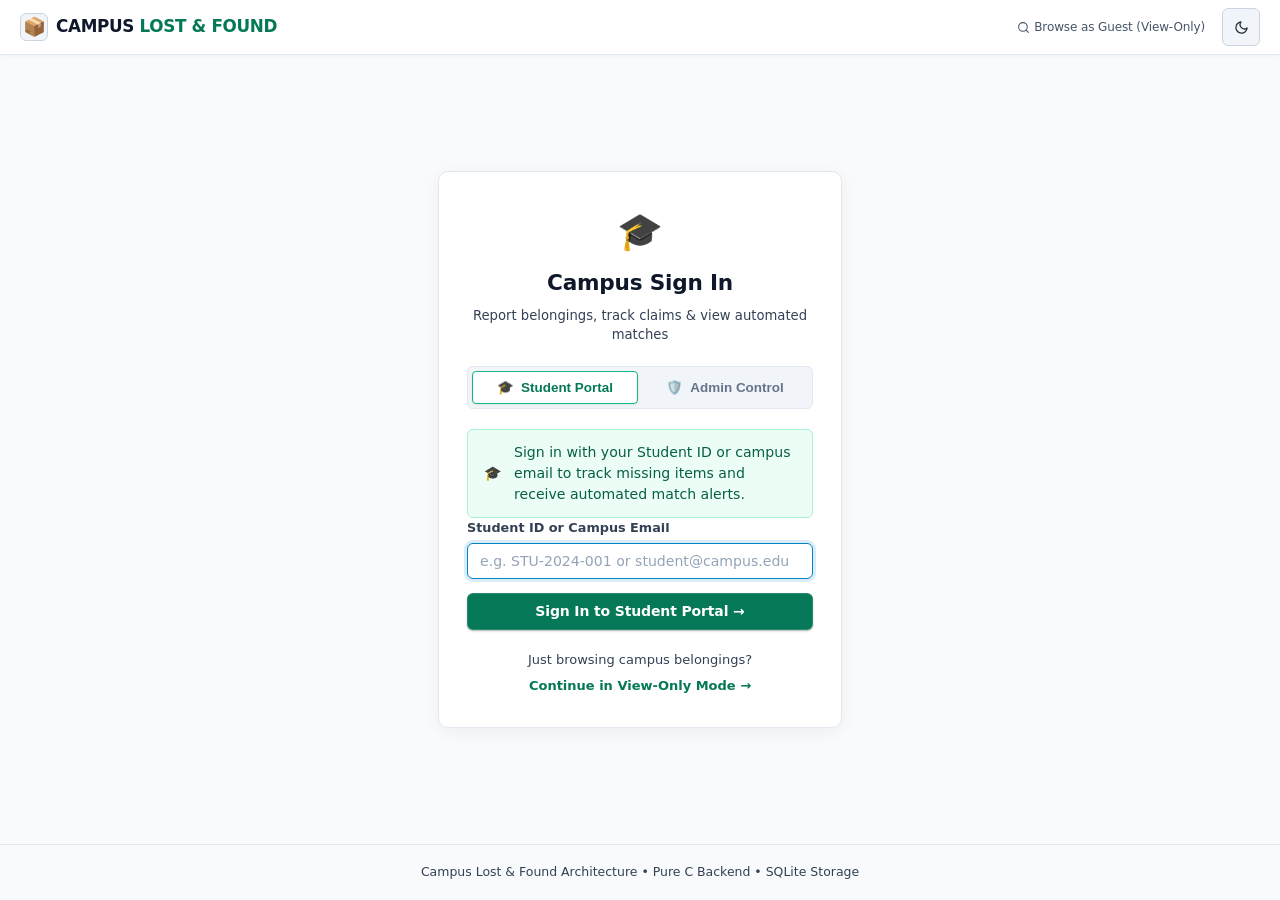
<file: public/login.html>
<!DOCTYPE html>
<html lang="en" data-theme="dark">
<head>
    <meta charset="UTF-8">
    <meta name="viewport" content="width=device-width, initial-scale=1.0">
    <title>Sign In — Campus Lost &amp; Found</title>
    <meta name="description" content="Secure campus lost and found authentication gateway for students and administrators.">
    <link rel="icon" href="data:image/svg+xml,<svg xmlns='http://www.w3.org/2000/svg' viewBox='0 0 100 100'><text y='.9em' font-size='90'>🎓</text></svg>">
    <link rel="stylesheet" href="css/style.css">
</head>
<body class="login-page-body">

    <!-- Top Navigation Header (Matched with Main Application) -->
    <header class="navbar login-navbar">
        <div class="nav-container">
            <a href="index.html" class="brand" title="Campus Lost &amp; Found Portal">
                <div class="brand-cube-icon">
                    <span style="font-size: 1.15rem;">📦</span>
                </div>
                <div class="brand-text">
                    <span class="brand-title">CAMPUS <span class="accent-text">LOST &amp; FOUND</span></span>
                </div>
            </a>

            <div class="nav-actions">
                <a href="index.html" class="btn btn-sm btn-ghost" title="Explore public registry in view-only mode">
                    <svg class="btn-svg" width="13" height="13" viewBox="0 0 24 24" fill="none" stroke="currentColor" stroke-width="2" stroke-linecap="round" stroke-linejoin="round"><circle cx="11" cy="11" r="8"></circle><line x1="21" y1="21" x2="16.65" y2="16.65"></line></svg>
                    <span>Browse as Guest (View-Only)</span>
                </a>
                <div class="theme-picker-wrapper">
                    <button id="btnThemeToggle" class="btn-theme-toggle" title="Select Color Scheme" aria-label="Select color scheme" aria-haspopup="true" aria-expanded="false">
                        <svg class="theme-icon theme-icon-light" width="15" height="15" viewBox="0 0 24 24" fill="none" stroke="currentColor" stroke-width="2" stroke-linecap="round" stroke-linejoin="round"><circle cx="12" cy="12" r="5"></circle><line x1="12" y1="1" x2="12" y2="3"></line><line x1="12" y1="21" x2="12" y2="23"></line><line x1="4.22" y1="4.22" x2="5.64" y2="5.64"></line><line x1="18.36" y1="18.36" x2="19.78" y2="19.78"></line><line x1="1" y1="12" x2="3" y2="12"></line><line x1="21" y1="12" x2="23" y2="12"></line><line x1="4.22" y1="19.78" x2="5.64" y2="18.36"></line><line x1="18.36" y1="5.64" x2="19.78" y2="4.22"></line></svg>
                        <svg class="theme-icon theme-icon-dark" width="15" height="15" viewBox="0 0 24 24" fill="none" stroke="currentColor" stroke-width="2" stroke-linecap="round" stroke-linejoin="round"><path d="M21 12.79A9 9 0 1 1 11.21 3 7 7 0 0 0 21 12.79z"></path></svg>
                    </button>
                    <div id="themeDropdown" class="theme-dropdown" style="display: none;">
                        <div class="theme-dropdown-header">Appearance</div>
                        <button type="button" class="theme-dropdown-option" data-theme="light">
                            <span class="theme-option-icon">☀️</span>
                            <div class="theme-option-info">
                                <span class="theme-option-title">Light</span>
                                <span class="theme-option-desc">Crisp daylight theme</span>
                            </div>
                            <span class="theme-option-check">✓</span>
                        </button>
                        <button type="button" class="theme-dropdown-option" data-theme="dark">
                            <span class="theme-option-icon">🌙</span>
                            <div class="theme-option-info">
                                <span class="theme-option-title">Dark</span>
                                <span class="theme-option-desc">AMOLED deep night</span>
                            </div>
                            <span class="theme-option-check">✓</span>
                        </button>
                    </div>
                </div>
            </div>
        </div>
    </header>

    <!-- Main Card Container -->
    <main class="login-main-container">
        <div class="login-card glass-panel">
            
            <!-- Card Header -->
            <div class="login-card-header">
                <span class="login-card-icon" id="loginCardIcon">🎓</span>
                <h1 class="login-card-title">Campus Sign In</h1>
                <p class="login-card-subtitle" id="loginCardSubtitle">Access lost reports, claim belongings, or manage administrative controls</p>
            </div>

            <!-- Active Session Notice (Shown only if already logged in) -->
            <div id="activeSessionBanner" class="active-session-banner" style="display: none;">
                <div id="activeSessionDetails" style="font-size: 0.88rem; color: var(--text-main);"></div>
                <div style="display: flex; gap: 8px;">
                    <button id="btnContinueDashboard" class="btn btn-sm btn-found" style="flex: 1;">
                        Continue to Dashboard →
                    </button>
                    <button id="btnSignOutCurrent" class="btn btn-sm btn-ghost" style="color: var(--crimson-alert);">
                        Sign Out
                    </button>
                </div>
            </div>

            <!-- Role Tabs (Student vs. Administrator) -->
            <div class="login-role-tabs">
                <button type="button" id="tabStudent" class="login-role-tab active">
                    <span>🎓</span>
                    <span>Student Portal</span>
                </button>
                <button type="button" id="tabAdmin" class="login-role-tab">
                    <span>🛡️</span>
                    <span>Admin Control</span>
                </button>
            </div>

            <!-- Panel 1: Student Login -->
            <div id="panelStudent">
                <div class="auth-notice-banner auth-notice-student">
                    <span class="notice-icon">🎓</span>
                    <span>Sign in with your Student ID or campus email to track missing items and receive automated match alerts.</span>
                </div>

                <form id="formStudent" novalidate>
                    <div class="login-form-group">
                        <label for="studentIdentifier">Student ID or Campus Email</label>
                        <input type="text" id="studentIdentifier" placeholder="e.g. STU-2024-001 or student@campus.edu" required autocomplete="username">
                    </div>

                    <button type="submit" class="btn btn-found login-submit-btn">
                        <span>Sign In to Student Portal →</span>
                    </button>
                </form>

                <div class="login-footer-links">
                    <span>Just browsing campus belongings?</span>
                    <a href="index.html">Continue in View-Only Mode →</a>
                </div>
            </div>

            <!-- Panel 2: Administrator Access -->
            <div id="panelAdmin" style="display: none;">
                <div class="auth-notice-banner auth-notice-admin">
                    <span class="notice-icon">🔒</span>
                    <span>Restricted Portal: Admin privileges required to manage master inventory, places, and user access.</span>
                </div>

                <form id="formAdmin" novalidate>
                    <div class="login-form-group">
                        <label for="adminUsername">Administrator Username or ID</label>
                        <input type="text" id="adminUsername" placeholder="e.g. admin" required autocomplete="username">
                    </div>

                    <div class="login-form-group">
                        <label for="adminPassword">Administrator Password</label>
                        <input type="password" id="adminPassword" placeholder="Enter password (e.g. admin123)" required autocomplete="current-password">
                    </div>

                    <button type="submit" class="btn btn-lost login-submit-btn">
                        <svg class="btn-svg" width="13" height="13" viewBox="0 0 24 24" fill="none" stroke="currentColor" stroke-width="2" stroke-linecap="round" stroke-linejoin="round"><path d="M12 22s8-4 8-10V5l-8-3-8 3v7c0 6 8 10 8 10z"/></svg>
                        <span>Authenticate Administrator →</span>
                    </button>
                </form>

                <div class="login-footer-links">
                    <span>Are you a student looking for belongings?</span>
                    <a href="#" onclick="document.getElementById('tabStudent').click(); return false;">← Switch to Student Sign In</a>
                </div>
            </div>

        </div>
    </main>

    <!-- Footer -->
    <footer class="login-footer">
        Campus Lost &amp; Found Architecture &bull; Pure C Backend &bull; SQLite Storage
    </footer>

    <!-- Interactive Toast Notification Container -->
    <aside aria-label="Notifications">
        <div id="toastContainer" class="toast-container" role="status" aria-live="polite"></div>
    </aside>

    <!-- Scripts -->
    <script src="js/api.js"></script>
    <script src="js/animations.js"></script>
    <script src="js/login.js"></script>
</body>
</html>
</file>
<file: public/css/style.css>
/* ==========================================================================
   CAMPUS LOST & FOUND — SYSTEM STYLESHEET
   Creative Theme: Cyber Obsidian • Bioluminescent Emerald • Solar Amber
   Supports Dynamic Dark & Light Theme Modes
   ========================================================================== */

:root {
    /* Palette Tokens - Pure AMOLED Pitch Black Mode (Default) */
    --bg-deep: #000000;
    --bg-surface: #0a0a0a;
    --bg-card: #111111;
    --bg-card-hover: #171717;
    --bg-glass: rgba(17, 17, 17, 0.95);
    --border-subtle: #222222;
    --border-highlight: rgba(16, 185, 129, 0.28);
    --card-shadow: 0 4px 16px rgba(0, 0, 0, 0.85);

    /* Clean Accents (High Contrast, Low Visual Noise) */
    --emerald-primary: #10b981;
    --emerald-glow: rgba(16, 185, 129, 0.15);
    --emerald-dark: #059669;

    --amber-primary: #f59e0b;
    --amber-glow: rgba(245, 158, 11, 0.15);
    --amber-dark: #d97706;

    --cyan-primary: #06b6d4;
    --cyan-glow: rgba(6, 182, 212, 0.15);

    --blue-primary: #3b82f6;
    --blue-glow: rgba(59, 130, 246, 0.15);

    --crimson-alert: #ef4444;
    --crimson-glow: rgba(239, 68, 68, 0.2);

    /* Text */
    --text-main: #f9fafb;
    --text-muted: #9ca3af;
    --text-dim: #6b7280;

    /* Typography */
    --font-sans: 'Plus Jakarta Sans', system-ui, -apple-system, sans-serif;
    --font-heading: 'Space Grotesk', system-ui, sans-serif;
    --font-mono: 'JetBrains Mono', monospace;

    /* Geometry & Transitions */
    --radius-xs: 4px;
    --radius-sm: 6px;
    --radius-md: 10px;
    --radius-lg: 14px;
    --radius-full: 9999px;
    --transition-smooth: all 0.18s cubic-bezier(0.16, 1, 0.3, 1);
}

/* Light Theme Variables Override */
[data-theme="light"], body.light-theme {
    --bg-deep: #f8fafc;
    --bg-surface: #ffffff;
    --bg-card: #ffffff;
    --bg-card-hover: #f1f5f9;
    --bg-glass: rgba(255, 255, 255, 0.95);
    --border-subtle: #e2e8f0;
    --border-highlight: rgba(16, 185, 129, 0.35);
    --card-shadow: 0 2px 10px rgba(0, 0, 0, 0.05);

    /* Balanced high-contrast accents for light mode */
    --emerald-primary: #059669;
    --emerald-glow: rgba(5, 150, 105, 0.15);
    --emerald-dark: #047857;

    --amber-primary: #d97706;
    --amber-glow: rgba(217, 119, 6, 0.15);
    --amber-dark: #b45309;

    --cyan-primary: #0284c7;
    --cyan-glow: rgba(2, 132, 199, 0.15);

    --crimson-alert: #e11d48;
    --crimson-glow: rgba(225, 29, 72, 0.15);

    /* Crisp typography with certified WCAG AA contrast */
    --text-main: #0f172a;
    --text-muted: #334155;
    --text-dim: #64748b;
    --border-subtle: #e2e8f0;
}

/* Base Reset */
*, *::before, *::after {
    box-sizing: border-box;
    margin: 0;
    padding: 0;
}

body {
    background-color: var(--bg-deep);
    color: var(--text-main);
    font-family: var(--font-sans);
    line-height: 1.5;
    overflow-x: hidden;
    position: relative;
    min-height: 100vh;
}

/* Ambient Background: Disabled in AMOLED dark mode so true pitch-black pixels stay off */
.ambient-glow {
    display: none;
}

/* Glass Panel Utility */
.glass-panel {
    background: var(--bg-card);
    border: 1px solid var(--border-subtle);
    border-radius: var(--radius-md);
    transition: var(--transition-smooth);
}

.glass-panel:hover {
    border-color: #303030;
}

/* ==========================================================================
   URGENT EMERGENCY ALERT TICKER
   ========================================================================== */
.urgent-ticker {
    background: #080808;
    border-bottom: 1px solid rgba(239, 68, 68, 0.22);
    display: flex;
    align-items: center;
    padding: 6px 16px;
    position: relative;
    z-index: 100;
    font-size: 0.8125rem;
}

.ticker-badge {
    display: flex;
    align-items: center;
    gap: 6px;
    background: rgba(239, 68, 68, 0.12);
    border: 1px solid rgba(239, 68, 68, 0.3);
    color: #fca5a5;
    padding: 2px 8px;
    border-radius: var(--radius-xs);
    font-weight: 700;
    font-size: 0.7rem;
    letter-spacing: 0.04em;
    white-space: nowrap;
}

.pulsing-alert {
    width: 7px;
    height: 7px;
    background-color: var(--crimson-alert);
    border-radius: 50%;
    box-shadow: 0 0 8px var(--crimson-alert);
    animation: alertPulse 1.4s infinite;
}

@keyframes alertPulse {
    0% { transform: scale(0.9); opacity: 1; }
    50% { transform: scale(1.3); opacity: 0.6; }
    100% { transform: scale(0.9); opacity: 1; }
}

.ticker-track {
    flex: 1;
    overflow: hidden;
    margin: 0 16px;
    white-space: nowrap;
}

.ticker-content {
    display: inline-block;
    color: #e5e7eb;
    animation: tickerSlide 25s linear infinite;
    cursor: pointer;
}

.ticker-content:hover {
    animation-play-state: paused;
}

@keyframes tickerSlide {
    0% { transform: translateX(40%); }
    100% { transform: translateX(-100%); }
}

.ticker-close {
    background: none;
    border: none;
    color: #9ca3af;
    font-size: 1.1rem;
    cursor: pointer;
    line-height: 1;
}

.ticker-close:hover {
    color: #ffffff;
}

/* ==========================================================================
   NAVIGATION BAR
   ========================================================================== */
.navbar {
    position: sticky;
    top: 0;
    z-index: 90;
    background: rgba(0, 0, 0, 0.95);
    backdrop-filter: blur(16px);
    -webkit-backdrop-filter: blur(16px);
    border-bottom: 1px solid var(--border-subtle);
    padding: 8px 20px;
}

.nav-container {
    max-width: 1440px;
    margin: 0 auto;
    display: flex;
    align-items: center;
    justify-content: space-between;
    gap: 16px;
}

/* Brand */
.brand {
    display: flex;
    align-items: center;
    gap: 8px;
    cursor: pointer;
    user-select: none;
    text-decoration: none;
}

.brand:focus-visible {
    outline: 2px solid var(--emerald-primary);
    outline-offset: 3px;
    border-radius: var(--radius-xs);
}

.brand-cube-icon {
    width: 28px;
    height: 28px;
    border-radius: var(--radius-sm);
    background: #121212;
    border: 1px solid #262626;
    display: flex;
    align-items: center;
    justify-content: center;
    flex-shrink: 0;
}

.brand-title {
    margin: 0;
    font-family: var(--font-heading);
    font-weight: 800;
    font-size: 1.05rem;
    letter-spacing: -0.02em;
    color: var(--text-main);
    white-space: nowrap;
}

.accent-text {
    color: var(--emerald-primary);
}

/* Minimal Navigation Dropdown Menu (Beside User Tag) */
.nav-menu-wrapper {
    position: relative;
}

.btn-nav-menu {
    display: flex;
    align-items: center;
    gap: 7px;
    background: #111111;
    border: 1px solid #242424;
    color: #f3f4f6;
    padding: 5px 11px;
    border-radius: var(--radius-sm);
    font-family: var(--font-sans);
    font-size: 0.8125rem;
    font-weight: 600;
    cursor: pointer;
    transition: var(--transition-smooth);
    user-select: none;
    box-shadow: 0 1px 2px rgba(0, 0, 0, 0.4);
}

.btn-nav-menu:hover,
.btn-nav-menu.active {
    background: #181818;
    border-color: #383838;
    color: #ffffff;
}

.btn-nav-menu .hamburger-icon {
    stroke: var(--emerald-primary);
    flex-shrink: 0;
}

.btn-nav-menu .caret-icon {
    color: var(--text-muted);
    transition: transform 0.18s ease;
    flex-shrink: 0;
}

.btn-nav-menu.active .caret-icon {
    transform: rotate(180deg);
}

.nav-menu-dropdown {
    position: absolute;
    top: calc(100% + 8px);
    right: 0;
    min-width: 220px;
    background: #0d0d0d;
    border: 1px solid #242424;
    border-radius: var(--radius-md);
    padding: 6px;
    box-shadow: 0 16px 40px rgba(0, 0, 0, 0.95);
    z-index: 1000;
    animation: dropdownSlideIn 0.16s ease-out;
}

@keyframes dropdownSlideIn {
    from { opacity: 0; transform: translateY(-4px); }
    to { opacity: 1; transform: translateY(0); }
}

.nav-dropdown-header {
    font-size: 0.68rem;
    font-weight: 700;
    text-transform: uppercase;
    letter-spacing: 0.06em;
    color: var(--text-dim);
    padding: 6px 10px 4px 10px;
}

.nav-dropdown-item {
    width: 100%;
    display: flex;
    align-items: center;
    gap: 9px;
    padding: 7px 10px;
    border-radius: var(--radius-xs);
    background: transparent;
    border: 1px solid transparent;
    border-left: 3px solid transparent;
    color: var(--text-muted);
    font-family: var(--font-sans);
    font-size: 0.8125rem;
    font-weight: 500;
    cursor: pointer;
    transition: var(--transition-smooth);
    text-align: left;
}

.nav-dropdown-item:hover {
    background: #161616;
    color: #ffffff;
}

.nav-dropdown-item.active {
    background: #1a1a1a;
    border-color: #2b2b2b;
    border-left-color: var(--emerald-primary);
    color: #ffffff;
    font-weight: 600;
}

.nav-dropdown-item .nav-title {
    flex: 1;
}

.tab-badge {
    background: rgba(255, 255, 255, 0.08);
    font-size: 0.68rem;
    padding: 1px 6px;
    border-radius: var(--radius-xs);
    color: var(--text-main);
    font-family: var(--font-mono);
}

.tab-badge.badge-accent {
    background: rgba(6, 182, 212, 0.15);
    color: var(--cyan-primary);
    border: 1px solid rgba(6, 182, 212, 0.3);
}

.tab-badge.badge-amber {
    background: rgba(245, 158, 11, 0.15);
    color: var(--amber-primary);
    border: 1px solid rgba(245, 158, 11, 0.3);
}

.admin-nav-divider {
    height: 1px;
    background: #202020;
    margin: 4px 0;
}

/* Nav Actions */
.nav-actions {
    display: flex;
    align-items: center;
    gap: 8px;
}

/* ==========================================================================
   MINIMAL BUTTON SYSTEM (Refined, Compact, Accessible)
   ========================================================================== */
.btn {
    font-family: var(--font-sans);
    font-size: 0.8125rem;
    font-weight: 500;
    line-height: 1.25;
    letter-spacing: -0.01em;
    padding: 5px 12px;
    border-radius: var(--radius-sm);
    border: 1px solid transparent;
    cursor: pointer;
    display: inline-flex;
    align-items: center;
    justify-content: center;
    gap: 5px;
    transition: all 0.14s ease-in-out;
    text-decoration: none;
    user-select: none;
    white-space: nowrap;
    position: relative;
}

.btn:focus-visible {
    outline: 2px solid var(--blue-primary);
    outline-offset: 1px;
}

.btn:active {
    transform: translateY(1px);
}

.btn:disabled {
    opacity: 0.45;
    cursor: not-allowed;
    transform: none !important;
    box-shadow: none !important;
}

.btn-svg {
    width: 13px;
    height: 13px;
    flex-shrink: 0;
}

/* Primary Action Button (Sleek Royal Blue) */
.btn-primary {
    background: #2563eb;
    color: #ffffff !important;
    border: 1px solid rgba(255, 255, 255, 0.14);
    box-shadow: 0 1px 2px rgba(0, 0, 0, 0.3);
}

.btn-primary:hover {
    background: #1d4ed8;
    border-color: rgba(255, 255, 255, 0.25);
}

/* Report Lost Button (Minimal Dark Amber) */
.btn-lost {
    background: #b45309;
    color: #ffffff !important;
    border: 1px solid rgba(255, 255, 255, 0.15);
    box-shadow: 0 1px 2px rgba(0, 0, 0, 0.3);
}

.btn-lost:hover {
    background: #92400e;
}

/* Report Found / Success Button (Minimal Emerald) */
.btn-found {
    background: #047857;
    color: #ffffff !important;
    border: 1px solid rgba(255, 255, 255, 0.15);
    box-shadow: 0 1px 2px rgba(0, 0, 0, 0.3);
}

.btn-found:hover {
    background: #065f46;
}

/* Secondary / Outline Button */
.btn-outline {
    background: #111111;
    color: var(--text-main);
    border: 1px solid var(--border-subtle);
}

.btn-outline:hover {
    background: #181818;
    border-color: #333333;
    color: #ffffff;
}

/* Ghost Button */
.btn-ghost {
    background: transparent;
    color: var(--text-muted);
    border: 1px solid transparent;
}

.btn-ghost:hover {
    background: rgba(255, 255, 255, 0.05);
    color: var(--text-main);
}

/* Danger Button */
.btn-danger {
    background: #dc2626;
    color: #ffffff !important;
    border: 1px solid rgba(255, 255, 255, 0.15);
}

.btn-danger:hover {
    background: #b91c1c;
}

/* Neutralized glow classes to keep backwards compatibility cleanly */
.glow-amber, .glow-emerald, .glow-cyan {
    box-shadow: none;
}
.glow-amber:hover, .glow-emerald:hover, .glow-cyan:hover {
    box-shadow: none;
}

/* Button Sizing */
.btn-sm {
    padding: 3px 8px;
    font-size: 0.75rem;
    border-radius: var(--radius-xs);
    gap: 4px;
}

.btn-lg {
    padding: 7px 16px;
    font-size: 0.875rem;
    border-radius: var(--radius-sm);
    gap: 6px;
}

.link-btn {
    background: none;
    border: none;
    color: var(--emerald-primary);
    font-family: var(--font-sans);
    font-weight: 600;
    font-size: 0.88rem;
    cursor: pointer;
    transition: var(--transition-smooth);
    display: inline-flex;
    align-items: center;
    gap: 6px;
}

.link-btn:hover {
    color: #55ffbf;
    transform: translateX(3px);
}

/* Admin Toggle Switch */
.admin-toggle-wrapper {
    display: flex;
    align-items: center;
    gap: 8px;
    background: rgba(255, 255, 255, 0.04);
    padding: 5px 12px;
    border-radius: var(--radius-full);
    border: 1px solid var(--border-subtle);
}

.admin-label {
    font-size: 0.75rem;
    font-weight: 700;
    text-transform: uppercase;
    color: var(--text-muted);
}

.switch {
    position: relative;
    display: inline-block;
    width: 34px;
    height: 18px;
}

.switch input {
    opacity: 0;
    width: 0;
    height: 0;
}

.slider {
    position: absolute;
    cursor: pointer;
    top: 0; left: 0; right: 0; bottom: 0;
    background-color: rgba(255, 255, 255, 0.15);
    transition: .3s;
}

.slider:before {
    position: absolute;
    content: "";
    height: 12px;
    width: 12px;
    left: 3px;
    bottom: 3px;
    background-color: white;
    transition: .3s;
}

input:checked + .slider {
    background-color: var(--cyan-primary);
}

input:checked + .slider:before {
    transform: translateX(16px);
}

.slider.round {
    border-radius: 34px;
}

.slider.round:before {
    border-radius: 50%;
}

/* ==========================================================================
   MAIN CONTENT & TABS
   ========================================================================== */
.main-content {
    max-width: 1440px;
    margin: 24px auto 80px auto;
    padding: 0 24px;
    position: relative;
    z-index: 10;
}

.tab-pane {
    display: none;
    animation: fadeInTab 0.35s cubic-bezier(0.16, 1, 0.3, 1);
}

.tab-pane.active {
    display: block;
}

@keyframes fadeInTab {
    from { opacity: 0; transform: translateY(8px); }
    to { opacity: 1; transform: translateY(0); }
}

/* ==========================================================================
   THEME TOGGLE BUTTON & OPTIONS DROPDOWN
   ========================================================================== */
.theme-picker-wrapper {
    position: relative;
    display: inline-flex;
    align-items: center;
}

.btn-theme-toggle {
    display: inline-flex;
    align-items: center;
    justify-content: center;
    width: 38px;
    height: 38px;
    border-radius: var(--radius-sm);
    background: rgba(255, 255, 255, 0.05);
    border: 1px solid var(--border-subtle);
    color: var(--text-main);
    font-size: 1.15rem;
    cursor: pointer;
    transition: var(--transition-smooth);
    user-select: none;
}

.btn-theme-toggle:hover,
.btn-theme-toggle[aria-expanded="true"] {
    background: rgba(255, 255, 255, 0.12);
    border-color: rgba(255, 255, 255, 0.25);
    transform: translateY(-1px);
}

[data-theme="light"] .theme-icon-light {
    display: none;
}
[data-theme="light"] .theme-icon-dark {
    display: inline-block;
}

:root:not([data-theme="light"]) .theme-icon-light {
    display: inline-block;
}
:root:not([data-theme="light"]) .theme-icon-dark {
    display: none;
}

/* Theme Options Dropdown */
.theme-dropdown {
    position: absolute;
    top: calc(100% + 8px);
    right: 0;
    min-width: 215px;
    background: #0d0d0d;
    border: 1px solid #242424;
    border-radius: var(--radius-md);
    padding: 6px;
    box-shadow: 0 16px 40px rgba(0, 0, 0, 0.85);
    z-index: 1100;
    animation: themeDropdownFade 0.16s cubic-bezier(0.16, 1, 0.3, 1);
}

@keyframes themeDropdownFade {
    from {
        opacity: 0;
        transform: translateY(-5px) scale(0.97);
    }
    to {
        opacity: 1;
        transform: translateY(0) scale(1);
    }
}

.theme-dropdown-header {
    padding: 6px 10px;
    font-size: 0.72rem;
    font-weight: 700;
    text-transform: uppercase;
    letter-spacing: 0.06em;
    color: var(--text-muted);
    border-bottom: 1px solid var(--border-subtle);
    margin-bottom: 4px;
}

.theme-dropdown-option {
    width: 100%;
    display: flex;
    align-items: center;
    gap: 10px;
    padding: 8px 10px;
    border-radius: var(--radius-sm);
    background: transparent;
    border: 1px solid transparent;
    color: var(--text-main);
    cursor: pointer;
    text-align: left;
    transition: var(--transition-smooth);
    user-select: none;
    font-family: inherit;
}

.theme-dropdown-option:hover {
    background: rgba(255, 255, 255, 0.08);
    color: #ffffff;
}

.theme-dropdown-option.active {
    background: rgba(0, 212, 255, 0.1);
    border-color: rgba(0, 212, 255, 0.35);
    color: var(--cyan-primary);
}

.theme-option-icon {
    font-size: 1.15rem;
    flex-shrink: 0;
    line-height: 1;
}

.theme-option-info {
    display: flex;
    flex-direction: column;
    flex-grow: 1;
    min-width: 0;
}

.theme-option-title {
    font-size: 0.86rem;
    font-weight: 600;
    line-height: 1.2;
}

.theme-option-desc {
    font-size: 0.72rem;
    color: var(--text-muted);
    margin-top: 2px;
}

.theme-dropdown-option.active .theme-option-desc {
    color: rgba(0, 212, 255, 0.8);
}

.theme-option-check {
    font-size: 0.9rem;
    font-weight: 700;
    color: var(--cyan-primary);
    opacity: 0;
    transform: scale(0.8);
    transition: all 0.15s ease;
    margin-left: auto;
}

.theme-dropdown-option.active .theme-option-check {
    opacity: 1;
    transform: scale(1);
}

/* ==========================================================================
   DASHBOARD HERO & CAMPUS TELEMETRY OVERVIEW
   ========================================================================== */
.dashboard-hero-panel {
    padding: 24px 28px;
    margin-bottom: 28px;
    display: flex;
    flex-direction: column;
    gap: 20px;
}

.dashboard-hero-header {
    display: flex;
    align-items: center;
    justify-content: space-between;
    margin-bottom: 4px;
}

.hero-actions-group {
    display: flex;
    align-items: center;
    gap: 10px;
}

.card-header h2,
.card-header h3 {
    font-family: var(--font-heading);
    font-size: 1.25rem;
    font-weight: 700;
}

.header-indicator {
    display: flex;
    align-items: center;
    gap: 10px;
}

.live-dot {
    width: 9px;
    height: 9px;
    background-color: var(--emerald-primary);
    border-radius: 50%;
    box-shadow: 0 0 10px var(--emerald-primary);
    animation: livePulse 2s infinite;
}

@keyframes livePulse {
    0% { transform: scale(1); opacity: 1; }
    50% { transform: scale(1.3); opacity: 0.6; }
    100% { transform: scale(1); opacity: 1; }
}

.stats-matrix-4col {
    display: grid;
    grid-template-columns: repeat(4, 1fr);
    gap: 16px;
    margin-bottom: 6px;
}

@media (max-width: 992px) {
    .stats-matrix-4col {
        grid-template-columns: repeat(2, 1fr);
    }
}

@media (max-width: 580px) {
    .stats-matrix-4col {
        grid-template-columns: 1fr;
    }
}

/* Telemetry Card & Stats Matrix */
.telemetry-card {
    padding: 20px;
    display: flex;
    flex-direction: column;
    justify-content: space-between;
}

.stats-matrix {
    display: grid;
    grid-template-columns: 1fr 1fr;
    gap: 12px;
    margin-bottom: 20px;
}

.stat-box {
    background: #0d0d0d;
    border: 1px solid var(--border-subtle);
    border-radius: var(--radius-sm);
    padding: 14px 16px;
    display: flex;
    align-items: center;
    gap: 12px;
    position: relative;
    overflow: hidden;
    transition: var(--transition-smooth);
}

.stat-box:hover {
    background: #141414;
    border-color: #333333;
}

.stat-icon {
    font-size: 1.35rem;
}

.stat-number {
    display: block;
    font-family: var(--font-heading);
    font-size: 1.5rem;
    font-weight: 700;
    line-height: 1.1;
    color: var(--text-main);
}

.stat-label {
    display: block;
    font-size: 0.72rem;
    color: var(--text-muted);
    font-weight: 500;
}

.box-amber:hover { border-color: rgba(245, 158, 11, 0.4); }
.box-emerald:hover { border-color: rgba(16, 185, 129, 0.4); }
.box-cyan:hover { border-color: rgba(6, 182, 212, 0.4); }
.box-mint:hover { border-color: rgba(16, 185, 129, 0.4); }

/* Recovery Dial & Hotspots */
.recovery-meter-row {
    background: #0d0d0d;
    border: 1px solid var(--border-subtle);
    border-radius: var(--radius-sm);
    padding: 14px 16px;
    display: flex;
    align-items: center;
    gap: 20px;
}

.recovery-dial-wrapper {
    position: relative;
    width: 96px;
    height: 96px;
}

.circular-progress {
    position: relative;
    width: 96px;
    height: 96px;
}

.progress-ring-circle {
    transition: stroke-dashoffset 0.8s ease-in-out;
    transform: rotate(-90deg);
    transform-origin: 50% 50%;
}

.dial-inner {
    position: absolute;
    top: 50%;
    left: 50%;
    transform: translate(-50%, -50%);
    text-align: center;
}

.dial-value {
    display: block;
    font-family: var(--font-heading);
    font-size: 1.1rem;
    font-weight: 700;
    color: var(--emerald-primary);
}

.dial-sub {
    font-size: 0.65rem;
    color: var(--text-muted);
    text-transform: uppercase;
}

.hotspots-wrapper {
    flex: 1;
    display: flex;
    flex-direction: column;
    gap: 10px;
}

.hotspot-item {
    display: flex;
    justify-content: space-between;
    align-items: center;
    border-bottom: 1px solid rgba(255, 255, 255, 0.04);
    padding-bottom: 6px;
}

.hotspot-label {
    font-size: 0.72rem;
    color: var(--text-muted);
    font-family: var(--font-mono);
}

.hotspot-value {
    font-size: 0.85rem;
    font-weight: 600;
    color: var(--text-main);
}

/* ==========================================================================
   ACTIVE STREAM GRID ON DASHBOARD
   ========================================================================== */
.dashboard-split-row {
    margin-top: 12px;
}

.stream-panel {
    padding: 24px;
}

.section-title-row {
    display: flex;
    justify-content: space-between;
    align-items: center;
    margin-bottom: 20px;
}

.title-with-badge {
    display: flex;
    align-items: center;
    gap: 12px;
}

.live-pulse-badge {
    font-family: var(--font-mono);
    font-size: 0.7rem;
    font-weight: 700;
    background: rgba(0, 245, 160, 0.15);
    color: var(--emerald-primary);
    border: 1px solid rgba(0, 245, 160, 0.3);
    padding: 2px 8px;
    border-radius: var(--radius-full);
}

.cards-stream-grid {
    display: grid;
    grid-template-columns: repeat(auto-fill, minmax(320px, 1fr));
    gap: 18px;
}

/* ==========================================================================
   EXPLORE & FILTER SECTION
   ========================================================================== */
.section-header {
    padding: 20px;
    margin-bottom: 24px;
}

.search-bar-row {
    display: flex;
    gap: 16px;
    align-items: center;
    margin-bottom: 16px;
}

.search-input-wrapper {
    flex: 1;
    position: relative;
    display: flex;
    align-items: center;
}

.search-icon {
    position: absolute;
    left: 16px;
    color: var(--text-muted);
}

.search-input-wrapper input {
    width: 100%;
    background: rgba(255, 255, 255, 0.05);
    border: 1px solid var(--border-subtle);
    border-radius: var(--radius-full);
    padding: 12px 42px 12px 46px;
    color: var(--text-main);
    font-family: var(--font-sans);
    font-size: 0.95rem;
    transition: var(--transition-smooth);
}

.search-input-wrapper input:focus {
    outline: none;
    border-color: var(--cyan-primary);
    box-shadow: 0 0 16px rgba(0, 212, 255, 0.25);
    background: rgba(255, 255, 255, 0.08);
}

.btn-clear {
    position: absolute;
    right: 14px;
    background: none;
    border: none;
    color: var(--text-muted);
    font-size: 1.2rem;
    cursor: pointer;
}

.type-pill-selector {
    display: flex;
    background: rgba(255, 255, 255, 0.04);
    padding: 4px;
    border-radius: var(--radius-full);
    border: 1px solid var(--border-subtle);
}

.pill-btn {
    background: transparent;
    border: 1px solid transparent;
    color: var(--text-muted);
    font-family: var(--font-sans);
    font-size: 0.8125rem;
    font-weight: 500;
    padding: 5px 12px;
    border-radius: var(--radius-xs);
    cursor: pointer;
    transition: var(--transition-smooth);
}

.pill-btn:hover {
    color: var(--text-main);
}

.pill-btn.active {
    background: #181818;
    border-color: #2b2b2b;
    color: #ffffff;
    box-shadow: none;
}

.pill-btn.pill-lost.active {
    background: #d97706;
    color: #ffffff;
    border-color: #f59e0b;
    box-shadow: none;
}

.pill-btn.pill-found.active {
    background: #059669;
    color: #ffffff;
    border-color: #10b981;
    box-shadow: none;
}

.filter-controls-row {
    display: flex;
    flex-wrap: wrap;
    align-items: center;
    gap: 14px;
    padding-top: 14px;
    border-top: 1px solid rgba(255, 255, 255, 0.05);
}

.filter-group {
    display: flex;
    align-items: center;
    gap: 8px;
}

.filter-group label {
    font-size: 0.75rem;
    color: var(--text-muted);
    font-weight: 600;
}

.custom-select {
    background: #080808;
    border: 1px solid var(--border-subtle);
    border-radius: var(--radius-sm);
    color: var(--text-main);
    font-family: var(--font-sans);
    font-size: 0.8125rem;
    padding: 5px 10px;
    cursor: pointer;
    outline: none;
    transition: var(--transition-smooth);
}

.custom-select:focus {
    border-color: var(--blue-primary);
}

.filter-actions {
    margin-left: auto;
    display: flex;
    align-items: center;
    gap: 12px;
}

.results-count-text {
    font-size: 0.78rem;
    color: var(--text-muted);
    font-family: var(--font-mono);
}

/* ==========================================================================
   ITEM CARDS & GRID
   ========================================================================== */
.items-grid {
    display: grid;
    grid-template-columns: repeat(auto-fill, minmax(320px, 1fr));
    gap: 16px;
}

.item-card {
    background: var(--bg-card);
    border: 1px solid var(--border-subtle);
    border-radius: var(--radius-md);
    padding: 18px;
    display: flex;
    flex-direction: column;
    justify-content: space-between;
    position: relative;
    overflow: hidden;
    transition: var(--transition-smooth);
}

.item-card:hover {
    background: var(--bg-card-hover);
    border-color: #333333;
    box-shadow: 0 4px 18px rgba(0, 0, 0, 0.75);
}

/* Top Card Badge Row */
.card-top-row {
    display: flex;
    justify-content: space-between;
    align-items: flex-start;
    margin-bottom: 12px;
}

.badge-group {
    display: flex;
    gap: 6px;
    flex-wrap: wrap;
}

.badge {
    font-size: 0.72rem;
    font-weight: 700;
    padding: 3px 9px;
    border-radius: var(--radius-full);
    text-transform: uppercase;
    letter-spacing: 0.04em;
    display: inline-flex;
    align-items: center;
    gap: 4px;
}

.badge-lost {
    background: rgba(255, 153, 0, 0.15);
    color: var(--amber-primary);
    border: 1px solid rgba(255, 153, 0, 0.3);
}

.badge-found {
    background: rgba(0, 245, 160, 0.15);
    color: var(--emerald-primary);
    border: 1px solid rgba(0, 245, 160, 0.3);
}

.badge-matched {
    background: rgba(0, 212, 255, 0.15);
    color: var(--cyan-primary);
    border: 1px solid rgba(0, 212, 255, 0.3);
}

.badge-claimed {
    background: rgba(255, 204, 0, 0.15);
    color: #ffcc00;
    border: 1px solid rgba(255, 204, 0, 0.3);
}

.badge-returned {
    background: rgba(0, 245, 160, 0.25);
    color: #55ffbf;
    border: 1px solid var(--emerald-primary);
}

/* Priority Badges */
.prio-very-important {
    background: rgba(255, 42, 95, 0.2);
    color: #ff5e84;
    border: 1px solid var(--crimson-alert);
    box-shadow: 0 0 10px rgba(255, 42, 95, 0.3);
    animation: urgentPulseBorder 2s infinite;
}

@keyframes urgentPulseBorder {
    0% { border-color: var(--crimson-alert); }
    50% { border-color: #ff8ca6; box-shadow: 0 0 16px rgba(255, 42, 95, 0.5); }
    100% { border-color: var(--crimson-alert); }
}

.prio-important {
    background: rgba(255, 153, 0, 0.12);
    color: var(--amber-primary);
    border: 1px solid rgba(255, 153, 0, 0.3);
}

.card-category-tag {
    font-family: var(--font-mono);
    font-size: 0.72rem;
    color: var(--text-muted);
}

.item-card-title {
    font-family: var(--font-heading);
    font-size: 1.15rem;
    font-weight: 700;
    color: var(--text-main);
    margin-bottom: 8px;
    line-height: 1.3;
}

.item-card-desc {
    font-size: 0.86rem;
    color: var(--text-muted);
    margin-bottom: 16px;
    display: -webkit-box;
    -webkit-line-clamp: 2;
    -webkit-box-orient: vertical;
    overflow: hidden;
    line-height: 1.45;
}

/* Card Metadata Grid */
.card-meta-list {
    display: flex;
    flex-direction: column;
    gap: 6px;
    margin-bottom: 18px;
    background: rgba(0, 0, 0, 0.2);
    padding: 10px 12px;
    border-radius: var(--radius-sm);
    font-size: 0.78rem;
}

.meta-row {
    display: flex;
    justify-content: space-between;
}

.meta-k {
    color: var(--text-muted);
}

.meta-v {
    color: var(--text-main);
    font-weight: 500;
}

/* Card Action Bar */
.card-actions-bar {
    display: flex;
    align-items: center;
    gap: 8px;
    padding-top: 14px;
    border-top: 1px solid rgba(255, 255, 255, 0.05);
}

.btn-card-action {
    flex: 1;
    text-align: center;
    justify-content: center;
}

/* ==========================================================================
   MATCHER & RADAR EVALUATOR
   ========================================================================== */
.matcher-layout {
    display: flex;
    flex-direction: column;
    gap: 24px;
}

.matcher-selector-panel {
    padding: 24px;
}

.panel-header h3 {
    font-family: var(--font-heading);
    font-size: 1.3rem;
    margin-bottom: 6px;
}

.panel-sub {
    font-size: 0.88rem;
    color: var(--text-muted);
    margin-bottom: 18px;
}

.select-with-btn {
    display: flex;
    gap: 12px;
    align-items: center;
}

.full-width {
    flex: 1;
    padding: 10px 14px;
    font-size: 0.95rem;
}

.match-cards-container {
    display: flex;
    flex-direction: column;
    gap: 20px;
}

/* Detailed Match Card */
.match-comparison-card {
    background: var(--bg-card);
    border: 1px solid var(--border-subtle);
    border-radius: var(--radius-md);
    padding: 24px;
    transition: var(--transition-smooth);
}

.match-comparison-card.high-match {
    border-color: rgba(0, 245, 160, 0.4);
    box-shadow: 0 0 24px rgba(0, 245, 160, 0.15);
}

.match-score-header {
    display: flex;
    align-items: center;
    justify-content: space-between;
    margin-bottom: 20px;
    padding-bottom: 16px;
    border-bottom: 1px solid rgba(255, 255, 255, 0.08);
}

.match-score-badge-large {
    display: flex;
    align-items: center;
    gap: 14px;
}

.score-circle-dial {
    width: 54px;
    height: 54px;
    border-radius: 50%;
    background: #000000;
    border: 2px solid var(--emerald-primary);
    display: flex;
    align-items: center;
    justify-content: center;
    font-family: var(--font-heading);
    font-weight: 800;
    font-size: 1.1rem;
    color: var(--emerald-primary);
    box-shadow: none;
}

.score-details-title {
    font-family: var(--font-heading);
    font-size: 1.15rem;
    font-weight: 700;
}

.score-details-sub {
    font-size: 0.78rem;
    color: var(--text-muted);
}

/* 4-Factor Breakdown Progress Meters */
.breakdown-bars-grid {
    display: grid;
    grid-template-columns: repeat(4, 1fr);
    gap: 12px;
    margin-bottom: 20px;
    background: #080808;
    border: 1px solid var(--border-subtle);
    padding: 14px;
    border-radius: var(--radius-sm);
}

.breakdown-item {
    display: flex;
    flex-direction: column;
    gap: 5px;
}

.breakdown-item-header {
    display: flex;
    justify-content: space-between;
    font-size: 0.75rem;
}

.breakdown-name {
    color: var(--text-muted);
}

.breakdown-score {
    font-weight: 700;
    color: var(--text-main);
    font-family: var(--font-mono);
}

.breakdown-bar-bg {
    height: 5px;
    background: #1c1c1c;
    border-radius: 3px;
    overflow: hidden;
}

.breakdown-bar-fill {
    height: 100%;
    border-radius: 3px;
    background: var(--emerald-primary);
    transition: width 0.8s cubic-bezier(0.16, 1, 0.3, 1);
}

/* Side by Side Comparison Row */
.comparison-split-cols {
    display: grid;
    grid-template-columns: 1fr 1fr;
    gap: 20px;
}

.comparison-box {
    background: rgba(255, 255, 255, 0.02);
    border: 1px solid var(--border-subtle);
    border-radius: var(--radius-sm);
    padding: 16px;
}

.comparison-box h4 {
    font-size: 0.88rem;
    margin-bottom: 10px;
    display: flex;
    align-items: center;
    gap: 8px;
}

/* Empty State Card */
.empty-state-card {
    text-align: center;
    padding: 60px 24px;
}

.empty-icon {
    font-size: 3rem;
    margin-bottom: 16px;
}

.empty-state-card h3 {
    font-family: var(--font-heading);
    font-size: 1.3rem;
    margin-bottom: 8px;
}

.empty-state-card p {
    color: var(--text-muted);
    font-size: 0.92rem;
    max-width: 480px;
    margin: 0 auto;
}

/* ==========================================================================
   CLAIMS DESK & ADMIN QUEUE
   ========================================================================== */
.claims-header {
    padding: 20px 24px;
    margin-bottom: 24px;
    display: flex;
    justify-content: space-between;
    align-items: center;
}

.claim-filter-pills {
    display: flex;
    gap: 6px;
    background: rgba(255, 255, 255, 0.04);
    padding: 4px;
    border-radius: var(--radius-full);
}

.claim-pill {
    background: none;
    border: none;
    color: var(--text-muted);
    font-family: var(--font-sans);
    font-size: 0.82rem;
    font-weight: 600;
    padding: 6px 14px;
    border-radius: var(--radius-full);
    cursor: pointer;
    transition: var(--transition-smooth);
}

.claim-pill.active {
    background: rgba(255, 255, 255, 0.12);
    color: var(--text-main);
}

.claims-list-grid {
    display: flex;
    flex-direction: column;
    gap: 16px;
}

.claim-card {
    background: var(--bg-card);
    border: 1px solid var(--border-subtle);
    border-radius: var(--radius-md);
    padding: 20px;
    display: flex;
    flex-direction: column;
    gap: 14px;
    transition: var(--transition-smooth);
}

.claim-card:hover {
    border-color: rgba(255, 255, 255, 0.15);
}

.claim-top {
    display: flex;
    justify-content: space-between;
    align-items: center;
}

.claim-id-badge {
    font-family: var(--font-mono);
    font-size: 0.78rem;
    color: var(--cyan-primary);
}

.claim-details-grid {
    display: grid;
    grid-template-columns: 1fr 1.5fr;
    gap: 16px;
    background: rgba(0, 0, 0, 0.2);
    padding: 14px;
    border-radius: var(--radius-sm);
}

.claim-verification-text {
    background: rgba(255, 255, 255, 0.03);
    border-left: 3px solid var(--cyan-primary);
    padding: 10px 14px;
    font-size: 0.85rem;
    color: var(--text-main);
    border-radius: 0 var(--radius-sm) var(--radius-sm) 0;
}

.claim-admin-actions {
    display: flex;
    justify-content: flex-end;
    gap: 10px;
    padding-top: 12px;
    border-top: 1px solid rgba(255, 255, 255, 0.05);
}

/* ==========================================================================
   MODALS
   ========================================================================== */
.modal-backdrop {
    display: none;
    position: fixed;
    top: 0; left: 0; right: 0; bottom: 0;
    background: rgba(0, 0, 0, 0.88);
    backdrop-filter: blur(8px);
    -webkit-backdrop-filter: blur(8px);
    z-index: 1000;
    align-items: center;
    justify-content: center;
    padding: 20px;
    animation: fadeInModal 0.2s ease-out;
}

.modal-backdrop.active {
    display: flex;
}

@keyframes fadeInModal {
    from { opacity: 0; }
    to { opacity: 1; }
}

.modal-dialog {
    width: 100%;
    max-width: 580px;
    max-height: 90vh;
    display: flex;
    flex-direction: column;
    background: #0d0d0d;
    box-shadow: 0 20px 60px rgba(0, 0, 0, 0.95);
    border: 1px solid #242424;
    border-radius: var(--radius-md);
    animation: scaleModal 0.22s cubic-bezier(0.16, 1, 0.3, 1);
    overflow: hidden;
}

.modal-dialog.modal-lg {
    max-width: 820px;
}

@keyframes scaleModal {
    from { transform: scale(0.95); opacity: 0; }
    to { transform: scale(1); opacity: 1; }
}

.modal-header {
    padding: 20px 24px;
    border-bottom: 1px solid var(--border-subtle);
    display: flex;
    align-items: center;
    justify-content: space-between;
}

.modal-title-with-icon {
    display: flex;
    align-items: center;
    gap: 14px;
}

.icon-circle {
    width: 44px;
    height: 44px;
    border-radius: 50%;
    display: flex;
    align-items: center;
    justify-content: center;
    font-size: 1.3rem;
}

.icon-lost { background: rgba(255, 153, 0, 0.15); border: 1px solid var(--amber-primary); }
.icon-found { background: rgba(0, 245, 160, 0.15); border: 1px solid var(--emerald-primary); }
.icon-claim { background: rgba(0, 212, 255, 0.15); border: 1px solid var(--cyan-primary); }
.icon-return { background: rgba(0, 245, 160, 0.15); border: 1px solid var(--emerald-primary); }

.modal-header h2 {
    font-family: var(--font-heading);
    font-size: 1.25rem;
    font-weight: 700;
}

.modal-subtitle {
    display: block;
    font-size: 0.78rem;
    color: var(--text-muted);
}

.modal-close {
    background: none;
    border: none;
    color: var(--text-muted);
    font-size: 1.5rem;
    cursor: pointer;
    transition: var(--transition-smooth);
}

.modal-close:hover {
    color: var(--text-main);
    transform: rotate(90deg);
}

.modal-form {
    padding: 24px;
    overflow-y: auto;
}

.modal-body-scroll {
    padding: 24px;
    overflow-y: auto;
    max-height: calc(85vh - 80px);
}

.form-grid {
    display: grid;
    grid-template-columns: 1fr 1fr;
    gap: 16px;
}

.span-2 {
    grid-column: span 2;
}

.form-group {
    display: flex;
    flex-direction: column;
    gap: 6px;
}

.form-group label {
    font-size: 0.8rem;
    font-weight: 600;
    color: var(--text-muted);
}

.form-group input,
.form-group select,
.form-group textarea {
    background: rgba(255, 255, 255, 0.05);
    border: 1px solid var(--border-subtle);
    border-radius: var(--radius-sm);
    padding: 10px 14px;
    color: var(--text-main);
    font-family: var(--font-sans);
    font-size: 0.88rem;
    transition: var(--transition-smooth);
}

.form-group input:focus,
.form-group select:focus,
.form-group textarea:focus {
    outline: none;
    border-color: var(--emerald-primary);
    box-shadow: 0 0 12px var(--emerald-glow);
    background: rgba(255, 255, 255, 0.08);
}

.modal-footer {
    padding-top: 20px;
    display: flex;
    justify-content: flex-end;
    gap: 12px;
}

.verification-notice {
    background: rgba(0, 212, 255, 0.08);
    border: 1px solid rgba(0, 212, 255, 0.25);
    border-radius: var(--radius-sm);
    padding: 12px 16px;
    font-size: 0.82rem;
    color: #9fe7ff;
    display: flex;
    align-items: flex-start;
    gap: 12px;
    margin-bottom: 18px;
}

.claimed-item-preview {
    background: rgba(255, 255, 255, 0.03);
    border: 1px solid var(--border-subtle);
    border-radius: var(--radius-sm);
    padding: 14px;
    margin-bottom: 16px;
}

.return-item-summary {
    background: rgba(255, 255, 255, 0.03);
    padding: 12px;
    border-radius: var(--radius-sm);
    font-size: 0.88rem;
    margin-bottom: 16px;
}

/* ==========================================================================
   TOAST NOTIFICATIONS
   ========================================================================== */
.toast-container {
    position: fixed;
    bottom: 24px;
    right: 24px;
    display: flex;
    flex-direction: column;
    gap: 10px;
    z-index: 2000;
}

.toast {
    background: var(--bg-card);
    border: 1px solid var(--border-subtle);
    box-shadow: 0 12px 32px rgba(0, 0, 0, 0.5);
    backdrop-filter: blur(16px);
    -webkit-backdrop-filter: blur(16px);
    padding: 14px 18px;
    border-radius: var(--radius-md);
    color: var(--text-main);
    display: flex;
    align-items: center;
    gap: 12px;
    min-width: 300px;
    max-width: 420px;
    font-size: 0.88rem;
    animation: toastSlideIn 0.35s cubic-bezier(0.16, 1, 0.3, 1);
    transition: var(--transition-smooth);
}

.toast.toast-success { border-left: 4px solid var(--emerald-primary); }
.toast.toast-error { border-left: 4px solid var(--crimson-alert); }
.toast.toast-info { border-left: 4px solid var(--cyan-primary); }

@keyframes toastSlideIn {
    from { transform: translateX(100%); opacity: 0; }
    to { transform: translateX(0); opacity: 1; }
}

.toast-fade-out {
    opacity: 0;
    transform: translateY(10px);
}

/* ==========================================================================
   RESPONSIVE DESIGN (PHONES & TABLETS)
   ========================================================================== */
@media (max-width: 1024px) {
    .hero-grid {
        grid-template-columns: 1fr;
    }
    .breakdown-bars-grid {
        grid-template-columns: 1fr 1fr;
    }
}

@media (max-width: 768px) {
    .main-content {
        padding: 0 16px;
        margin: 16px auto 60px auto;
    }
    .navbar {
        padding: 8px 14px;
    }
    .nav-container {
        gap: 8px;
    }
    .user-name {
        display: none;
    }
    .btn-nav-menu .nav-active-label {
        display: none;
    }
    .dashboard-hero-panel {
        padding: 18px 16px;
        gap: 16px;
    }
    .stats-matrix-4col {
        grid-template-columns: repeat(2, 1fr);
        gap: 10px;
    }
    .cards-stream-grid,
    .items-grid {
        grid-template-columns: repeat(auto-fill, minmax(260px, 1fr));
        gap: 14px;
    }
    .search-bar-row {
        flex-direction: column;
        align-items: stretch;
        gap: 12px;
    }
    .type-pill-selector {
        justify-content: center;
        width: 100%;
    }
    .form-grid {
        grid-template-columns: 1fr;
    }
    .span-2 {
        grid-column: span 1;
    }
    .comparison-split-cols {
        grid-template-columns: 1fr;
    }
    .breakdown-bars-grid {
        grid-template-columns: 1fr;
    }
    .auth-grid-split {
        grid-template-columns: 1fr;
    }
    .claim-details-grid {
        grid-template-columns: 1fr;
    }
    .admin-table-container {
        overflow-x: auto;
        -webkit-overflow-scrolling: touch;
    }
    .admin-table {
        min-width: 520px;
    }
}

/* Focused Phone Optimizations (< 580px) */
@media (max-width: 580px) {
    .main-content {
        padding: 0 10px;
        margin: 10px auto 50px auto;
    }
    .navbar {
        padding: 6px 10px;
    }
    .brand {
        gap: 6px;
    }
    .brand-cube-icon {
        width: 24px;
        height: 24px;
    }
    .brand-title {
        font-size: 0.88rem;
    }
    .nav-actions {
        gap: 4px;
    }
    .btn-lost, .btn-found {
        padding: 5px 8px;
        font-size: 0.74rem;
        gap: 4px;
    }
    .btn-theme-toggle {
        width: 32px;
        height: 32px;
    }
    .user-profile-pill {
        padding: 4px 8px;
        gap: 6px;
    }
    .btn-nav-menu {
        padding: 5px 8px;
        font-size: 0.75rem;
    }
    .dashboard-hero-panel {
        padding: 14px 12px;
        gap: 12px;
        border-radius: var(--radius-sm);
    }
    .card-header h3 {
        font-size: 1.05rem;
    }
    .card-sub-tag {
        font-size: 0.72rem;
    }
    .stats-matrix-4col {
        grid-template-columns: repeat(2, 1fr);
        gap: 8px;
    }
    .stat-box {
        padding: 10px 10px;
        gap: 8px;
    }
    .stat-icon {
        font-size: 1.15rem;
    }
    .stat-number {
        font-size: 1.25rem;
    }
    .stat-label {
        font-size: 0.65rem;
    }
    .recovery-meter-row {
        flex-direction: column;
        align-items: center;
        gap: 14px;
        padding: 14px 10px;
    }
    .hotspots-wrapper {
        width: 100%;
    }
    .cards-stream-grid,
    .items-grid {
        grid-template-columns: 1fr;
        gap: 12px;
    }
    .item-card {
        padding: 14px;
    }
    .card-actions-row {
        flex-wrap: wrap;
        gap: 6px;
    }
    .btn-card-action {
        flex: 1 1 calc(50% - 6px);
        justify-content: center;
        text-align: center;
        padding: 6px 8px;
        font-size: 0.78rem;
    }
    .type-pill-selector {
        display: grid;
        grid-template-columns: repeat(3, 1fr);
        width: 100%;
        border-radius: var(--radius-sm);
        padding: 2px;
    }
    .pill-btn {
        padding: 6px 2px;
        font-size: 0.72rem;
        text-align: center;
        justify-content: center;
    }
    .filter-controls-row {
        display: grid;
        grid-template-columns: 1fr 1fr;
        gap: 8px;
        padding-top: 10px;
    }
    .filter-group {
        flex-direction: column;
        align-items: stretch;
        gap: 3px;
    }
    .custom-select {
        width: 100%;
        font-size: 0.78rem;
        padding: 6px 8px;
    }
    .filter-actions {
        grid-column: span 2;
        display: flex;
        justify-content: space-between;
        align-items: center;
        margin-left: 0;
        width: 100%;
        padding-top: 4px;
    }
    .modal-backdrop {
        padding: 8px;
        align-items: flex-end;
    }
    .modal-dialog {
        max-height: 94vh;
        width: 100%;
        border-radius: var(--radius-md) var(--radius-md) 0 0;
    }
    .modal-header {
        padding: 12px 14px;
    }
    .modal-form {
        padding: 14px 12px;
        max-height: calc(90vh - 110px);
    }
    .modal-body-scroll {
        padding: 14px 12px;
        max-height: calc(90vh - 110px);
    }
    .modal-footer {
        padding: 10px 14px;
        flex-direction: column-reverse;
        gap: 6px;
    }
    .modal-footer button {
        width: 100%;
        justify-content: center;
    }
    .toast-container {
        bottom: 12px;
        left: 12px;
        right: 12px;
        gap: 8px;
    }
    .toast {
        min-width: 0;
        width: 100%;
        max-width: 100%;
        font-size: 0.82rem;
        padding: 10px 12px;
    }
    .toast-body {
        gap: 8px;
    }
    .browser-only-banner {
        flex-direction: column;
        align-items: stretch;
        gap: 10px;
        padding: 10px 12px;
        text-align: center;
    }
    .browser-only-content {
        justify-content: center;
    }
    .urgent-ticker {
        padding: 4px 8px;
        font-size: 0.74rem;
    }
    .ticker-badge {
        padding: 1px 5px;
        font-size: 0.65rem;
    }
    .admin-inline-form {
        flex-direction: column;
        align-items: stretch;
        gap: 8px;
    }
    .admin-inline-form input,
    .admin-inline-form select,
    .admin-inline-form button {
        width: 100%;
    }
    .claims-header {
        flex-direction: column;
        align-items: stretch;
        gap: 12px;
        padding: 14px;
    }
    .claim-filter-pills {
        overflow-x: auto;
        padding: 2px;
    }
}

/* Extra Small Phones (< 380px) */
@media (max-width: 380px) {
    .btn-lost span,
    .btn-found span {
        display: none;
    }
    .btn-lost, .btn-found {
        padding: 6px;
    }
    .stats-matrix-4col {
        grid-template-columns: 1fr;
    }
}

/* ==========================================================================
   USER PROFILE PILL IN NAVBAR
   ========================================================================== */
.user-profile-pill {
    display: flex;
    align-items: center;
    gap: 8px;
    background: rgba(255, 255, 255, 0.04);
    border: 1px solid rgba(255, 255, 255, 0.12);
    padding: 5px 12px 5px 8px;
    border-radius: 999px;
    cursor: pointer;
    transition: all 0.2s ease;
    user-select: none;
}

.user-profile-pill:hover {
    background: rgba(0, 245, 160, 0.08);
    border-color: rgba(0, 245, 160, 0.35);
    box-shadow: 0 0 16px rgba(0, 245, 160, 0.15);
    transform: translateY(-1px);
}

.user-avatar {
    font-size: 1.15rem;
    line-height: 1;
}

.user-info {
    display: flex;
    flex-direction: column;
    line-height: 1.15;
}

.user-name {
    font-size: 0.82rem;
    font-weight: 700;
    color: var(--text-main);
}

.role-badge {
    font-size: 0.65rem;
    font-weight: 800;
    letter-spacing: 0.05em;
    padding: 1px 6px;
    border-radius: 4px;
    display: inline-block;
    width: fit-content;
}

.role-student {
    background: rgba(0, 212, 255, 0.15);
    color: var(--cyan-primary);
    border: 1px solid rgba(0, 212, 255, 0.3);
}

.role-admin {
    background: rgba(245, 158, 11, 0.18);
    color: #fbbf24;
    border: 1px solid rgba(245, 158, 11, 0.4);
    box-shadow: 0 0 8px rgba(245, 158, 11, 0.25);
}

.role-guest {
    background: rgba(255, 255, 255, 0.08);
    color: var(--text-main);
    border: 1px solid rgba(255, 255, 255, 0.2);
}

.user-switch-caret {
    font-size: 0.75rem;
    color: var(--text-muted);
}

/* ==========================================================================
   AUTHENTICATION & IDENTITY MODAL
   ========================================================================== */
.modal-body-auth {
    padding: 24px;
    display: flex;
    flex-direction: column;
    gap: 20px;
}

.auth-notice-banner {
    display: flex;
    align-items: center;
    gap: 12px;
    padding: 12px 16px;
    border-radius: var(--radius-sm);
    background: rgba(0, 212, 255, 0.08);
    border: 1px solid rgba(0, 212, 255, 0.25);
    color: var(--text-main);
    font-size: 0.88rem;
}

.auth-grid-split {
    display: grid;
    grid-template-columns: 1fr 1fr;
    gap: 18px;
}

.auth-role-card {
    padding: 20px;
    border-radius: var(--radius-md);
    display: flex;
    flex-direction: column;
    gap: 16px;
    border: 1px solid rgba(255, 255, 255, 0.08);
    background: rgba(14, 25, 40, 0.5);
}

.auth-role-admin {
    border-color: rgba(245, 158, 11, 0.3);
    background: rgba(30, 22, 12, 0.4);
}

.role-card-header {
    display: flex;
    align-items: center;
    gap: 12px;
}

.role-card-header .role-icon {
    font-size: 2rem;
}

.role-card-header h3 {
    margin: 0;
    font-size: 1.15rem;
}

.role-sub {
    font-size: 0.78rem;
    color: var(--text-muted);
}


.admin-privilege-list {
    display: flex;
    flex-wrap: wrap;
    gap: 6px;
    margin-top: 4px;
}

.priv-badge {
    font-size: 0.7rem;
    padding: 3px 8px;
    border-radius: 4px;
    background: rgba(245, 158, 11, 0.1);
    color: #fbbf24;
    border: 1px solid rgba(245, 158, 11, 0.2);
}

.manual-login-section {
    padding: 16px 20px;
    border-radius: var(--radius-md);
    background: #0d0d0d;
    border: 1px solid var(--border-subtle);
}

.manual-login-section h4 {
    margin: 0 0 10px 0;
    font-size: 0.9rem;
    color: var(--text-muted);
}

.manual-input-row {
    display: flex;
    gap: 12px;
}

.manual-input-row input {
    flex: 1;
}

.manual-input-col {
    display: flex;
    flex-direction: column;
    gap: 12px;
}

.manual-input-col input {
    width: 100%;
}

/* ==========================================================================
   SEPARATED AUTHENTICATION & PORTAL SWITCHER
   ========================================================================== */
.nav-auth-buttons {
    position: relative;
}

.auth-dropdown {
    position: absolute;
    top: calc(100% + 8px);
    right: 0;
    min-width: 220px;
    background: #0f0f0f;
    border: 1px solid #242424;
    border-radius: var(--radius-md);
    padding: 6px;
    box-shadow: 0 16px 40px rgba(0, 0, 0, 0.85);
    z-index: 1000;
}

.dropdown-item {
    width: 100%;
    display: flex;
    align-items: center;
    gap: 10px;
    padding: 10px 14px;
    border-radius: var(--radius-sm);
    background: transparent;
    border: none;
    color: var(--text-main);
    font-size: 0.88rem;
    font-weight: 500;
    cursor: pointer;
    text-align: left;
    transition: background 0.2s ease, color 0.2s ease;
}

.dropdown-item:hover {
    background: rgba(255, 255, 255, 0.08);
    color: #fff;
}

.dropdown-item.text-danger {
    color: #f87171;
}

.dropdown-item.text-danger:hover {
    background: rgba(239, 68, 68, 0.15);
    color: #fca5a5;
}

.dropdown-divider {
    height: 1px;
    background: rgba(255, 255, 255, 0.08);
    margin: 6px 0;
}

.auth-switch-link {
    margin-top: 16px;
    text-align: center;
    font-size: 0.85rem;
    color: var(--text-muted);
    display: flex;
    align-items: center;
    justify-content: center;
    gap: 8px;
}

.auth-switch-link a {
    color: var(--cyan-primary);
    text-decoration: none;
    font-weight: 600;
}

.auth-switch-link a:hover {
    text-decoration: underline;
}


.auth-notice-admin {
    border-color: rgba(245, 158, 11, 0.3) !important;
    background: rgba(245, 158, 11, 0.06) !important;
}

/* ==========================================================================
   STUDENT AUTOMATED MATCH NOTIFICATION BANNER
   ========================================================================== */
.student-match-banner {
    display: flex;
    align-items: center;
    justify-content: space-between;
    gap: 18px;
    padding: 16px 22px;
    background: linear-gradient(90deg, rgba(0, 245, 160, 0.12) 0%, rgba(0, 212, 255, 0.1) 100%);
    border: 1px solid rgba(0, 245, 160, 0.35);
    border-radius: var(--radius-md);
    margin-bottom: 24px;
    box-shadow: 0 8px 28px rgba(0, 245, 160, 0.12);
    animation: matchAlertSlideDown 0.4s ease-out;
}

@keyframes matchAlertSlideDown {
    from { opacity: 0; transform: translateY(-12px); }
    to { opacity: 1; transform: translateY(0); }
}

.match-banner-icon {
    font-size: 2rem;
    flex-shrink: 0;
}

.match-banner-body {
    flex: 1;
}

.match-banner-title {
    display: flex;
    align-items: center;
    gap: 10px;
    margin-bottom: 4px;
}

.match-banner-title h4 {
    margin: 0;
    font-size: 1.05rem;
    color: var(--text-main);
    font-family: var(--font-heading);
}

.badge-auto-pulse {
    font-size: 0.68rem;
    font-family: var(--font-mono);
    font-weight: 700;
    padding: 3px 8px;
    border-radius: 4px;
    background: rgba(0, 245, 160, 0.2);
    color: var(--emerald-primary);
    border: 1px solid rgba(0, 245, 160, 0.4);
    letter-spacing: 0.5px;
}

.student-match-banner p {
    margin: 0;
    font-size: 0.88rem;
    color: var(--text-muted);
}

/* ==========================================================================
   AUTOMATED MATCH FEED (TAB 3)
   ========================================================================== */
.auto-match-feed-header {
    display: flex;
    align-items: center;
    justify-content: space-between;
    padding: 22px;
    margin-bottom: 20px;
}

.auto-match-feed-title h3 {
    font-family: var(--font-heading);
    font-size: 1.35rem;
    margin: 0 0 6px 0;
}

.auto-matches-container {
    display: flex;
    flex-direction: column;
    gap: 18px;
    margin-bottom: 30px;
}

.auto-match-card {
    background: var(--bg-card);
    border: 1px solid var(--border-subtle);
    border-radius: var(--radius-md);
    padding: 24px;
    transition: var(--transition-smooth);
}

.auto-match-card.high-confidence-glow {
    border-color: rgba(0, 245, 160, 0.35);
    box-shadow: 0 0 24px rgba(0, 245, 160, 0.12);
}

.auto-match-header {
    display: flex;
    align-items: center;
    justify-content: space-between;
    margin-bottom: 20px;
    padding-bottom: 16px;
    border-bottom: 1px solid rgba(255, 255, 255, 0.08);
}

.match-score-summary {
    display: flex;
    align-items: center;
    gap: 16px;
}

.score-circle-dial.score-high {
    border-color: var(--emerald-primary);
    color: var(--emerald-primary);
    box-shadow: none;
}

.score-circle-dial.score-medium {
    border-color: var(--blue-primary);
    color: var(--blue-primary);
    box-shadow: none;
}

.score-number {
    font-size: 1.15rem;
    font-weight: 800;
}

.score-label {
    font-size: 0.55rem;
    letter-spacing: 0.5px;
    opacity: 0.8;
}

.match-title-group {
    display: flex;
    flex-direction: column;
    gap: 4px;
}

.badge-row {
    display: flex;
    align-items: center;
    gap: 8px;
}

.match-pair-ids {
    font-family: var(--font-mono);
    font-size: 0.75rem;
    color: var(--text-muted);
}

.match-pair-title {
    font-size: 1.2rem;
    font-family: var(--font-heading);
    margin: 2px 0;
    color: var(--text-main);
}

.pair-arrow {
    color: var(--cyan-primary);
    padding: 0 4px;
}

.match-summary-sub {
    font-size: 0.82rem;
    color: var(--text-muted);
    margin: 0;
}

.match-action-buttons {
    display: flex;
    gap: 10px;
    align-items: center;
}

.fill-category {
    background: linear-gradient(90deg, #00f5a0 0%, #00d4ff 100%);
}

.fill-location {
    background: linear-gradient(90deg, #00d4ff 0%, #38bdf8 100%);
}

.fill-desc {
    background: linear-gradient(90deg, #a78bfa 0%, #c084fc 100%);
}

.fill-date {
    background: linear-gradient(90deg, #fbbf24 0%, #f59e0b 100%);
}

.box-lost {
    border-left: 3px solid var(--status-lost);
}

.box-found {
    border-left: 3px solid var(--status-found);
}

.comp-header {
    display: flex;
    align-items: center;
    justify-content: space-between;
    margin-bottom: 8px;
}

.comp-date {
    font-size: 0.78rem;
    color: var(--text-muted);
    font-family: var(--font-mono);
}

.comp-title {
    font-size: 1.05rem;
    font-family: var(--font-heading);
    margin: 0 0 6px 0;
    color: var(--text-main);
}

.comp-desc {
    font-size: 0.85rem;
    color: var(--text-muted);
    margin: 0 0 12px 0;
    line-height: 1.4;
}

.comp-meta {
    display: flex;
    flex-direction: column;
    gap: 4px;
    font-size: 0.82rem;
    color: var(--text-muted);
}

.badge-auto-confidence {
    display: inline-flex;
    align-items: center;
    gap: 6px;
    font-family: var(--font-mono);
    font-size: 0.72rem;
    font-weight: 700;
    padding: 4px 10px;
    border-radius: 4px;
    background: rgba(0, 245, 160, 0.15);
    color: #00f5a0;
    border: 1px solid rgba(0, 245, 160, 0.3);
}

.badge-auto-moderate {
    display: inline-flex;
    align-items: center;
    gap: 6px;
    font-family: var(--font-mono);
    font-size: 0.72rem;
    font-weight: 700;
    padding: 4px 10px;
    border-radius: 4px;
    background: rgba(0, 212, 255, 0.15);
    color: #00d4ff;
    border: 1px solid rgba(0, 212, 255, 0.3);
}

/* ==========================================================================
   ADMIN CONTROL CENTER (TAB 5)
   ========================================================================== */
.admin-panel-header {
    display: flex;
    align-items: center;
    justify-content: space-between;
    padding: 24px 28px;
    margin-bottom: 24px;
}

.admin-header-badge {
    display: inline-block;
    font-family: var(--font-mono);
    font-size: 0.72rem;
    font-weight: 700;
    letter-spacing: 1px;
    color: #fbbf24;
    background: rgba(245, 158, 11, 0.15);
    border: 1px solid rgba(245, 158, 11, 0.35);
    padding: 4px 10px;
    border-radius: 4px;
    margin-bottom: 8px;
}

.admin-header-title h2 {
    font-family: var(--font-heading);
    font-size: 1.5rem;
    margin: 0 0 6px 0;
}

.admin-header-actions {
    display: flex;
    gap: 12px;
}

.admin-sections-grid {
    display: grid;
    grid-template-columns: 1.1fr 1fr;
    gap: 24px;
}

.admin-card {
    padding: 22px;
}

.badge-count {
    font-family: var(--font-mono);
    font-size: 0.76rem;
    padding: 4px 10px;
    border-radius: 12px;
    background: rgba(255, 255, 255, 0.08);
    color: var(--text-muted);
}

.admin-inline-form {
    display: flex;
    gap: 10px;
    margin-bottom: 18px;
    flex-wrap: wrap;
}

.admin-inline-form input,
.admin-inline-form select {
    flex: 1;
    padding: 9px 12px;
    font-size: 0.88rem;
}

.admin-table-container {
    max-height: 340px;
    overflow-y: auto;
    border-radius: var(--radius-sm);
    border: 1px solid rgba(255, 255, 255, 0.06);
}

.admin-table {
    width: 100%;
    border-collapse: collapse;
    font-size: 0.88rem;
    text-align: left;
}

.admin-table th {
    position: sticky;
    top: 0;
    background: #0d0d0d;
    padding: 10px 14px;
    color: var(--text-muted);
    font-weight: 600;
    border-bottom: 1px solid var(--border-subtle);
    z-index: 1;
}

.admin-table td {
    padding: 10px 14px;
    border-bottom: 1px solid rgba(255, 255, 255, 0.04);
    vertical-align: middle;
}

.admin-table tr:hover td {
    background: rgba(255, 255, 255, 0.02);
}

.admin-inventory-card {
    padding: 24px;
}

.admin-search-input {
    min-width: 280px;
    padding: 8px 12px;
    font-size: 0.86rem;
}

.btn-danger {
    background: rgba(239, 68, 68, 0.15) !important;
    border: 1px solid rgba(239, 68, 68, 0.35) !important;
    color: #fca5a5 !important;
}

.btn-danger:hover {
    background: rgba(239, 68, 68, 0.28) !important;
    border-color: #ef4444 !important;
    color: #fff !important;
}

.btn-delete-item {
    color: #f87171 !important;
}

.btn-delete-item:hover {
    background: rgba(239, 68, 68, 0.18) !important;
    color: #fff !important;
}

.admin-status-select {
    padding: 4px 8px;
    border-radius: 4px;
    font-size: 0.78rem;
    background: rgba(14, 25, 40, 0.8);
    border: 1px solid rgba(255, 255, 255, 0.12);
    color: var(--text-main);
}

/* ==========================================================================
   LIGHT MODE OVERRIDES & COMPREHENSIVE THEMING (Zero Disappearing Text)
   ========================================================================== */
[data-theme="light"], body.light-theme {
    background-color: var(--bg-deep) !important;
    color: var(--text-main) !important;
}

[data-theme="light"] .ambient-glow {
    opacity: 0.12;
    filter: blur(180px);
}

/* Navigation Bar */
[data-theme="light"] .navbar {
    background: rgba(255, 255, 255, 0.96);
    border-bottom: 1px solid #e2e8f0;
    box-shadow: 0 1px 3px rgba(15, 23, 42, 0.04);
}

[data-theme="light"] .brand-cube-icon {
    background: #f1f5f9;
    border-color: #cbd5e1;
    color: #0f172a;
}

[data-theme="light"] .brand-title {
    color: #0f172a;
}

[data-theme="light"] .btn-nav-menu {
    background: #f8fafc;
    border-color: #cbd5e1;
    color: #0f172a;
    box-shadow: 0 1px 2px rgba(15, 23, 42, 0.04);
}

[data-theme="light"] .btn-nav-menu:hover,
[data-theme="light"] .btn-nav-menu.active {
    background: #f1f5f9;
    border-color: #94a3b8;
    color: #0f172a;
}

[data-theme="light"] .nav-menu-dropdown {
    background: #ffffff;
    border: 1px solid #e2e8f0;
    box-shadow: 0 12px 32px rgba(15, 23, 42, 0.12);
}

[data-theme="light"] .nav-dropdown-header {
    color: #64748b;
}

[data-theme="light"] .nav-dropdown-item {
    color: #334155;
}

[data-theme="light"] .nav-dropdown-item:hover {
    background: #f1f5f9;
    color: #0f172a;
}

[data-theme="light"] .nav-dropdown-item.active {
    background: #f1f5f9;
    border-color: #e2e8f0;
    border-left-color: var(--emerald-primary);
    color: #059669;
    font-weight: 600;
}

[data-theme="light"] .admin-nav-divider {
    background: #e2e8f0;
}

[data-theme="light"] .glass-panel {
    background: #ffffff;
    border: 1px solid #e2e8f0;
    box-shadow: 0 1px 3px rgba(15, 23, 42, 0.04);
}

[data-theme="light"] .glass-panel:hover {
    border-color: #cbd5e1;
}

[data-theme="light"] .tab-badge {
    background: #e2e8f0;
    color: #334155;
}

[data-theme="light"] .tab-badge.badge-accent {
    background: #e0f2fe;
    color: #0369a1;
}

[data-theme="light"] .tab-badge.badge-amber {
    background: #fef3c7;
    color: #b45309;
}

/* User Persona Pill & Auth Dropdown */
[data-theme="light"] .btn-theme-toggle {
    background: #f1f5f9;
    border-color: #cbd5e1;
    color: #1e293b;
}

[data-theme="light"] .btn-theme-toggle:hover {
    background: #e2e8f0;
    border-color: #94a3b8;
    color: #0f172a;
}

[data-theme="light"] .user-profile-pill {
    background: #f8fafc;
    border-color: #cbd5e1;
    color: #0f172a;
}

[data-theme="light"] .user-profile-pill:hover {
    background: #f1f5f9;
    border-color: #94a3b8;
}

[data-theme="light"] .user-name {
    color: #0f172a;
}

[data-theme="light"] .auth-dropdown {
    background: #ffffff;
    border: 1px solid #e2e8f0;
    box-shadow: 0 12px 32px rgba(15, 23, 42, 0.12);
}

[data-theme="light"] .theme-dropdown {
    background: #ffffff;
    border: 1px solid #e2e8f0;
    box-shadow: 0 12px 32px rgba(15, 23, 42, 0.12);
}

[data-theme="light"] .theme-dropdown-header {
    color: #64748b;
    border-bottom-color: #f1f5f9;
}

[data-theme="light"] .theme-dropdown-option {
    color: #1e293b;
}

[data-theme="light"] .theme-dropdown-option:hover {
    background: #f8fafc;
    color: #0f172a;
}

[data-theme="light"] .theme-dropdown-option.active {
    background: #e0f2fe;
    border-color: #7dd3fc;
    color: #0284c7;
}

[data-theme="light"] .theme-dropdown-option.active .theme-option-title {
    color: #0284c7;
}

[data-theme="light"] .theme-dropdown-option.active .theme-option-desc {
    color: #0369a1;
}

[data-theme="light"] .theme-dropdown-option.active .theme-option-check {
    color: #0284c7;
}

[data-theme="light"] .dropdown-item {
    color: #1e293b;
}

[data-theme="light"] .dropdown-item:hover {
    background: #f1f5f9;
    color: #0f172a;
}

[data-theme="light"] .dropdown-divider {
    background: #e2e8f0;
}

/* Light Mode: Inputs, Selects, Forms */
[data-theme="light"] input[type="text"],
[data-theme="light"] input[type="date"],
[data-theme="light"] input[type="search"],
[data-theme="light"] select,
[data-theme="light"] textarea,
[data-theme="light"] .custom-select {
    background: #ffffff !important;
    color: #0f172a !important;
    border: 1px solid #cbd5e1 !important;
}

[data-theme="light"] input:focus,
[data-theme="light"] select:focus,
[data-theme="light"] textarea:focus,
[data-theme="light"] .custom-select:focus {
    border-color: #0284c7 !important;
    box-shadow: 0 0 0 3px rgba(2, 132, 199, 0.15) !important;
}

[data-theme="light"] ::placeholder {
    color: #94a3b8;
}

[data-theme="light"] select option,
[data-theme="light"] .custom-select option {
    background: #ffffff;
    color: #0f172a;
}

[data-theme="light"] .filter-controls-row {
    border-top: 1px solid #e2e8f0;
}

/* Light Mode: Dashboard Telemetry & Stats */
[data-theme="light"] .dashboard-hero-header h2,
[data-theme="light"] .dashboard-hero-header h3 {
    color: #0f172a;
}

[data-theme="light"] .card-sub-tag {
    color: #334155;
}

[data-theme="light"] .stat-box {
    background: #f8fafc;
    border: 1px solid #e2e8f0;
    box-shadow: 0 1px 3px rgba(15, 23, 42, 0.03);
}

[data-theme="light"] .stat-box:hover {
    background: #ffffff;
    border-color: #cbd5e1;
    box-shadow: 0 4px 14px rgba(15, 23, 42, 0.06);
}

[data-theme="light"] .stat-number {
    color: #0f172a;
}

[data-theme="light"] .stat-label {
    color: #1e293b;
    font-weight: 600;
}

[data-theme="light"] .recovery-meter-row {
    background: #f8fafc;
    border: 1px solid #e2e8f0;
}

[data-theme="light"] .progress-ring-circle-bg {
    stroke: #e2e8f0;
}

[data-theme="light"] .dial-inner .dial-value {
    color: #059669;
}

[data-theme="light"] .dial-inner .dial-sub {
    color: #334155;
}

[data-theme="light"] .hotspot-item {
    background: #ffffff;
    border: 1px solid #e2e8f0;
    box-shadow: 0 1px 3px rgba(0, 0, 0, 0.02);
}

[data-theme="light"] .hotspot-label {
    color: #334155;
}

[data-theme="light"] .hotspot-value {
    color: #0f172a;
}

/* Light Mode: Search & Filter Toolbar */
[data-theme="light"] .section-header {
    background: #ffffff;
    border: 1px solid #e2e8f0;
    box-shadow: 0 1px 3px rgba(15, 23, 42, 0.04);
}

[data-theme="light"] .search-input-wrapper {
    background: #f8fafc;
    border: 1px solid #cbd5e1;
}

[data-theme="light"] .search-icon {
    color: #64748b;
}

[data-theme="light"] .filter-group label {
    color: #334155;
    font-weight: 600;
}

[data-theme="light"] .results-count-text {
    color: #64748b;
}

[data-theme="light"] .type-pill-selector {
    background: #f1f5f9;
    border: 1px solid #e2e8f0;
}

[data-theme="light"] .type-pill-selector .pill-btn {
    color: #475569;
}

[data-theme="light"] .type-pill-selector .pill-btn:hover {
    color: #0f172a;
}

[data-theme="light"] .type-pill-selector .pill-btn.active {
    background: #ffffff;
    color: #0f172a;
    border: 1px solid #e2e8f0;
    box-shadow: 0 1px 3px rgba(15, 23, 42, 0.08);
}

[data-theme="light"] .pill-btn.pill-lost.active {
    background: #d97706;
    color: #ffffff;
    border-color: #b45309;
    box-shadow: 0 1px 3px rgba(217, 119, 6, 0.25);
}

[data-theme="light"] .pill-btn.pill-found.active {
    background: #059669;
    color: #ffffff;
    border-color: #047857;
    box-shadow: 0 1px 3px rgba(5, 150, 105, 0.25);
}

/* Light Mode: Item Cards & Grid */
[data-theme="light"] .item-card {
    background: #ffffff;
    border: 1px solid #e2e8f0;
    box-shadow: 0 1px 3px rgba(15, 23, 42, 0.04);
}

[data-theme="light"] .item-card:hover {
    background: #ffffff;
    border-color: #cbd5e1;
    box-shadow: 0 8px 24px rgba(15, 23, 42, 0.08);
}

[data-theme="light"] .item-card-title {
    color: #0f172a;
}

[data-theme="light"] .item-card-desc {
    color: #475569;
}

[data-theme="light"] .card-category-tag {
    color: #334155;
}

[data-theme="light"] .card-meta-list {
    background: #f8fafc;
    border: 1px solid #e2e8f0;
}

[data-theme="light"] .meta-k {
    color: #334155;
    font-weight: 500;
}

[data-theme="light"] .meta-v {
    color: #0f172a;
    font-weight: 600;
}

[data-theme="light"] .card-actions-bar {
    border-top: 1px solid #e2e8f0;
}

/* Light Mode: Automated Matches & Simulator */
[data-theme="light"] .auto-match-feed-header {
    background: #ffffff;
    border: 1px solid #e2e8f0;
}

[data-theme="light"] .auto-match-feed-title h3 {
    color: #0f172a;
}

[data-theme="light"] .panel-sub {
    color: #475569;
}

[data-theme="light"] .auto-match-card,
[data-theme="light"] .match-comparison-card {
    background: #ffffff;
    border: 1px solid #e2e8f0;
    box-shadow: 0 2px 12px rgba(15, 23, 42, 0.04);
}

[data-theme="light"] .auto-match-card.high-confidence-glow,
[data-theme="light"] .match-comparison-card.high-match {
    border-color: rgba(5, 150, 105, 0.45);
    box-shadow: 0 4px 20px rgba(5, 150, 105, 0.1);
}

[data-theme="light"] .match-pair-title {
    color: #0f172a;
}

[data-theme="light"] .match-pair-ids {
    color: #64748b;
}

[data-theme="light"] .match-summary-sub {
    color: #475569;
}

[data-theme="light"] .score-circle-dial {
    background: #ecfdf5;
    border: 2px solid #059669;
    color: #047857;
    box-shadow: none;
}

[data-theme="light"] .score-circle-dial.score-medium {
    background: #f0f9ff;
    border: 2px solid #0284c7;
    color: #0369a1;
    box-shadow: none;
}

[data-theme="light"] .score-circle-dial.score-low {
    background: #f8fafc;
    border: 2px solid #cbd5e1;
    color: #64748b;
    box-shadow: none;
}

[data-theme="light"] .score-details-title {
    color: #0f172a;
}

[data-theme="light"] .score-details-sub {
    color: #475569;
}

[data-theme="light"] .match-score-header {
    border-bottom: 1px solid #e2e8f0;
}

[data-theme="light"] .breakdown-bars-grid {
    background: #f8fafc;
    border: 1px solid #e2e8f0;
}

[data-theme="light"] .breakdown-item-header {
    color: #334155;
}

[data-theme="light"] .breakdown-name {
    color: #475569;
}

[data-theme="light"] .breakdown-score {
    color: #0f172a;
    font-weight: 700;
}

[data-theme="light"] .breakdown-bar-bg {
    background: #e2e8f0;
}

[data-theme="light"] .comparison-box {
    background: #f8fafc;
    border: 1px solid #e2e8f0;
}

[data-theme="light"] .comp-header {
    border-bottom: 1px solid #e2e8f0;
}

[data-theme="light"] .comp-title {
    color: #0f172a;
}

[data-theme="light"] .comp-desc {
    color: #475569;
}

[data-theme="light"] .comp-date {
    color: #64748b;
}

[data-theme="light"] .comp-meta {
    color: #475569;
}

[data-theme="light"] .comp-meta div {
    color: #334155;
}

[data-theme="light"] .comp-meta strong {
    color: #0f172a;
}

[data-theme="light"] .student-match-banner {
    background: linear-gradient(135deg, rgba(5, 150, 105, 0.1) 0%, rgba(2, 132, 199, 0.08) 100%);
    border: 1px solid rgba(5, 150, 105, 0.35);
}

[data-theme="light"] .match-banner-title h4 {
    color: #0f172a;
}

[data-theme="light"] .matcher-selector-panel {
    background: #ffffff;
    border: 1px solid #e2e8f0;
}

[data-theme="light"] .matcher-selector-panel h4 {
    color: #0f172a;
}

[data-theme="light"] .matcher-target-selection label {
    color: #334155;
    font-weight: 600;
}

/* Light Mode: Claims Queue */
[data-theme="light"] .claims-header {
    background: #ffffff;
    border: 1px solid #e2e8f0;
}

[data-theme="light"] .claims-header-left h3 {
    color: #0f172a;
}

[data-theme="light"] .claim-filter-pills {
    background: #f1f5f9;
    border: 1px solid #e2e8f0;
}

[data-theme="light"] .claim-pill {
    color: #475569;
}

[data-theme="light"] .claim-pill:hover {
    color: #0f172a;
}

[data-theme="light"] .claim-pill.active {
    background: #ffffff;
    color: #0f172a;
    border: 1px solid #e2e8f0;
    box-shadow: 0 1px 3px rgba(15, 23, 42, 0.08);
}

[data-theme="light"] .claim-card {
    background: #ffffff;
    border: 1px solid #e2e8f0;
    box-shadow: 0 1px 3px rgba(15, 23, 42, 0.04);
}

[data-theme="light"] .claim-card h4 {
    color: #0f172a;
}

[data-theme="light"] .claim-id-badge {
    color: #0284c7;
}

[data-theme="light"] .claim-details-grid {
    background: #f8fafc;
    border: 1px solid #e2e8f0;
    color: #1e293b;
}

[data-theme="light"] .claim-details-grid p {
    color: #334155;
}

[data-theme="light"] .claim-details-grid strong {
    color: #0f172a;
}

[data-theme="light"] .claim-verification-text {
    background: #ffffff;
    border: 1px solid #cbd5e1;
    border-left: 3px solid #0284c7;
    color: #0f172a;
}

[data-theme="light"] .claim-admin-actions {
    border-top: 1px solid #e2e8f0;
}

/* Light Mode: Admin Panel */
[data-theme="light"] .admin-panel-header {
    background: #ffffff;
    border: 1px solid #e2e8f0;
}

[data-theme="light"] .admin-panel-header h2 {
    color: #0f172a;
}

[data-theme="light"] .admin-card,
[data-theme="light"] .admin-inventory-card {
    background: #ffffff;
    border: 1px solid #e2e8f0;
}

[data-theme="light"] .admin-card .card-header h3,
[data-theme="light"] .admin-inventory-card .card-header h3 {
    color: #0f172a;
}

[data-theme="light"] .badge-count {
    background: #f1f5f9;
    color: #475569;
    border: 1px solid #e2e8f0;
}

[data-theme="light"] .admin-table th {
    background: #f8fafc;
    color: #334155;
    border-bottom: 2px solid #e2e8f0;
    font-weight: 600;
}

[data-theme="light"] .admin-table td {
    color: #0f172a;
    border-bottom: 1px solid #f1f5f9;
}

[data-theme="light"] .admin-table tr:hover td {
    background: #f8fafc;
}

[data-theme="light"] .admin-table-container {
    border-color: #e2e8f0;
}

[data-theme="light"] .admin-search-input {
    background: #ffffff;
    color: #0f172a;
    border: 1px solid #cbd5e1;
}

[data-theme="light"] .admin-status-select {
    background: #ffffff !important;
    color: #0f172a !important;
    border: 1px solid #cbd5e1 !important;
}

/* Light Mode: Badges Complete Coverage */
[data-theme="light"] .badge-lost {
    background: #fef3c7;
    color: #b45309;
    border: 1px solid #fde68a;
}

[data-theme="light"] .badge-found {
    background: #ecfdf5;
    color: #047857;
    border: 1px solid #a7f3d0;
}

[data-theme="light"] .badge-matched {
    background: #e0f2fe;
    color: #0369a1;
    border: 1px solid #bae6fd;
}

[data-theme="light"] .badge-claimed {
    background: #fef3c7;
    color: #b45309;
    border: 1px solid #fde68a;
}

[data-theme="light"] .badge-returned {
    background: #ecfdf5;
    color: #047857;
    border: 1px solid #a7f3d0;
}

[data-theme="light"] .prio-very-important {
    background: #ffe4e6;
    color: #9f1239;
    border: 1px solid #fecdd3;
    box-shadow: none;
}

[data-theme="light"] .prio-important {
    background: #fef3c7;
    color: #b45309;
    border: 1px solid #fde68a;
}

[data-theme="light"] .role-student {
    background: #e0f2fe;
    color: #0369a1;
    border: 1px solid #bae6fd;
}

[data-theme="light"] .role-admin {
    background: #fef3c7;
    color: #b45309;
    border: 1px solid #fde68a;
    box-shadow: none;
}

[data-theme="light"] .role-guest {
    background: #f1f5f9;
    color: #0f172a;
    border: 1px solid #cbd5e1;
    font-weight: 600;
}

[data-theme="light"] .priv-badge {
    background: #fef3c7;
    color: #b45309;
    border: 1px solid #fde68a;
}

[data-theme="light"] .admin-header-badge {
    background: #fef3c7;
    color: #b45309;
    border: 1px solid #fde68a;
}

[data-theme="light"] .badge-auto-confidence {
    background: #ecfdf5;
    color: #047857;
    border: 1px solid #a7f3d0;
}

[data-theme="light"] .badge-auto-moderate {
    background: #f0f9ff;
    color: #0369a1;
    border: 1px solid #bae6fd;
}

[data-theme="light"] .badge-auto-pulse {
    background: #ecfdf5;
    color: #047857;
    border: 1px solid #a7f3d0;
}

[data-theme="light"] .live-pulse-badge {
    background: #ecfdf5;
    color: #047857;
    border: 1px solid #a7f3d0;
}

/* Light Mode: Modals & Identity */
[data-theme="light"] .modal-backdrop {
    background: rgba(15, 23, 42, 0.45);
    backdrop-filter: blur(8px);
}

[data-theme="light"] .modal-dialog {
    background: #ffffff;
    border: 1px solid #e2e8f0;
    box-shadow: 0 20px 48px rgba(15, 23, 42, 0.14);
}

[data-theme="light"] .modal-header {
    border-bottom: 1px solid #e2e8f0;
}

[data-theme="light"] .modal-header h2 {
    color: #0f172a;
}

[data-theme="light"] .modal-subtitle {
    color: #64748b;
}

[data-theme="light"] .modal-close {
    color: #64748b;
}

[data-theme="light"] .modal-close:hover {
    color: #0f172a;
}

[data-theme="light"] .modal-footer {
    border-top: 1px solid #e2e8f0;
}

[data-theme="light"] .form-group label {
    color: #334155;
    font-weight: 600;
}

[data-theme="light"] .auth-notice-banner {
    background: #f0f9ff;
    border: 1px solid #bae6fd;
    color: #0369a1;
}

[data-theme="light"] .auth-notice-admin {
    background: #fffbeb;
    border: 1px solid #fde68a;
    color: #92400e;
}

[data-theme="light"] .auth-role-card {
    background: #f8fafc;
    border: 1px solid #e2e8f0;
    color: #0f172a;
}

[data-theme="light"] .auth-role-admin {
    background: #fffbeb;
    border: 1px solid #fde68a;
}

[data-theme="light"] .role-sub {
    color: #64748b;
}


[data-theme="light"] .manual-login-section {
    background: #f8fafc;
    border: 1px solid #e2e8f0;
}

[data-theme="light"] .manual-login-section h4 {
    color: #0f172a;
}

[data-theme="light"] .auth-switch-link {
    color: #475569;
}

[data-theme="light"] .auth-switch-link a {
    color: #0284c7;
}

[data-theme="light"] .verification-notice {
    background: #f0f9ff;
    border: 1px solid #bae6fd;
    color: #0369a1;
}

[data-theme="light"] .claimed-item-preview,
[data-theme="light"] .return-item-summary {
    background: #f8fafc;
    border: 1px solid #e2e8f0;
    color: #0f172a;
}

[data-theme="light"] #detailsModalBody h4 {
    color: #0f172a;
}

[data-theme="light"] #detailsModalBody p {
    color: #334155;
}

/* Light Mode: Buttons & Controls */
[data-theme="light"] .btn-ghost {
    background: transparent;
    color: #475569;
    border: 1px solid transparent;
}

[data-theme="light"] .btn-ghost:hover {
    background: #f1f5f9;
    color: #0f172a;
}

[data-theme="light"] .btn-outline {
    background: #ffffff;
    color: #0f172a;
    border: 1px solid #cbd5e1;
    box-shadow: 0 1px 2px rgba(15, 23, 42, 0.04);
}

[data-theme="light"] .btn-outline:hover {
    background: #f8fafc;
    border-color: #94a3b8;
    color: #0f172a;
}

[data-theme="light"] .empty-state-card {
    background: #ffffff;
    border: 1px solid #e2e8f0;
}

[data-theme="light"] .empty-state-card h3 {
    color: #0f172a;
}

[data-theme="light"] .empty-state-card p {
    color: #475569;
}

[data-theme="light"] .urgent-ticker {
    background: #fff1f2;
    border-bottom: 1px solid #fecdd3;
}

[data-theme="light"] .ticker-badge {
    background: #ffe4e6;
    color: #9f1239;
    border: 1px solid #fda4af;
}

[data-theme="light"] .ticker-content {
    color: #881337;
    font-weight: 500;
}

[data-theme="light"] .ticker-close {
    color: #9f1239;
}

/* ==========================================================================
   ADVANCED FLUID ANIMATIONS & MICRO-INTERACTIONS
   ========================================================================== */
.tab-pane {
    display: none;
}

.tab-pane.active {
    display: block;
    animation: tabSlideUp 0.32s cubic-bezier(0.16, 1, 0.3, 1) forwards;
}

@keyframes tabSlideUp {
    0% {
        opacity: 0;
        transform: translateY(10px);
    }
    100% {
        opacity: 1;
        transform: translateY(0);
    }
}

.item-card,
.auto-match-card,
.claim-card,
.stat-box {
    animation: cardCascadeIn 0.35s cubic-bezier(0.16, 1, 0.3, 1) backwards;
}

@keyframes cardCascadeIn {
    0% {
        opacity: 0;
        transform: translateY(12px) scale(0.985);
    }
    100% {
        opacity: 1;
        transform: translateY(0) scale(1);
    }
}

.modal-dialog {
    animation: modalSpringIn 0.32s cubic-bezier(0.16, 1, 0.3, 1);
    transform-origin: center center;
}

@keyframes modalSpringIn {
    0% {
        opacity: 0;
        transform: scale(0.94) translateY(12px);
    }
    100% {
        opacity: 1;
        transform: scale(1) translateY(0);
    }
}

/* Stat Pop Pulse upon number count-up finish */
.stat-pop {
    animation: statPopPulse 0.4s cubic-bezier(0.16, 1, 0.3, 1);
}

@keyframes statPopPulse {
    0% { transform: scale(1); }
    50% { transform: scale(1.08); }
    100% { transform: scale(1); }
}

/* Spinner Rotate for async button loading */
.spinner {
    animation: spinnerRotate 0.8s linear infinite;
    display: inline-block;
}

@keyframes spinnerRotate {
    0% { transform: rotate(0deg); }
    100% { transform: rotate(360deg); }
}

/* Upgraded Toast Notifications */
.toast-container {
    position: fixed;
    bottom: 24px;
    right: 24px;
    display: flex;
    flex-direction: column;
    gap: 12px;
    z-index: 2000;
}

.toast {
    position: relative;
    background: var(--bg-card);
    border: 1px solid var(--border-subtle);
    box-shadow: 0 12px 32px rgba(0, 0, 0, 0.5);
    backdrop-filter: blur(16px);
    -webkit-backdrop-filter: blur(16px);
    border-radius: var(--radius-md);
    color: var(--text-main);
    display: flex;
    flex-direction: column;
    overflow: hidden;
    min-width: 310px;
    max-width: 440px;
    font-size: 0.88rem;
    animation: toastSlideIn 0.32s cubic-bezier(0.16, 1, 0.3, 1);
    transition: all 0.24s cubic-bezier(0.16, 1, 0.3, 1);
}

.toast-body {
    display: flex;
    align-items: center;
    gap: 12px;
    padding: 12px 16px;
}

.toast-icon-wrap {
    display: flex;
    align-items: center;
    justify-content: center;
    flex-shrink: 0;
}

.toast-message {
    flex: 1;
    line-height: 1.4;
    font-weight: 500;
}

.toast-close-btn {
    background: none;
    border: none;
    color: var(--text-muted);
    font-size: 1.25rem;
    cursor: pointer;
    line-height: 1;
    padding: 2px 6px;
    border-radius: 4px;
    transition: var(--transition-smooth);
}

.toast-close-btn:hover {
    color: var(--text-main);
    background: rgba(255, 255, 255, 0.08);
}

.toast-progress-track {
    width: 100%;
    height: 3px;
    background: rgba(255, 255, 255, 0.06);
}

.toast-progress-bar {
    height: 100%;
    animation: toastProgress linear forwards;
}

.toast.toast-success .toast-progress-bar { background: var(--emerald-primary); }
.toast.toast-error .toast-progress-bar { background: var(--crimson-alert); }
.toast.toast-warning .toast-progress-bar { background: var(--amber-primary); }
.toast.toast-info .toast-progress-bar { background: var(--cyan-primary); }

.toast.toast-success { border-left: 3px solid var(--emerald-primary); }
.toast.toast-error { border-left: 3px solid var(--crimson-alert); }
.toast.toast-warning { border-left: 3px solid var(--amber-primary); }
.toast.toast-info { border-left: 3px solid var(--cyan-primary); }

.text-emerald { stroke: var(--emerald-primary); color: var(--emerald-primary); }
.text-crimson { stroke: var(--crimson-alert); color: var(--crimson-alert); }
.text-amber { stroke: var(--amber-primary); color: var(--amber-primary); }
.text-cyan { stroke: var(--cyan-primary); color: var(--cyan-primary); }

[data-theme="light"] .toast {
    background: #ffffff;
    border: 1px solid #e2e8f0;
    box-shadow: 0 10px 25px -5px rgba(15, 23, 42, 0.12);
    color: #0f172a;
}

[data-theme="light"] .toast-message {
    color: #0f172a;
}

[data-theme="light"] .toast-close-btn {
    color: #64748b;
}

[data-theme="light"] .toast-close-btn:hover {
    color: #0f172a;
    background: #f1f5f9;
}

[data-theme="light"] .toast-progress-track {
    background: rgba(0, 0, 0, 0.06);
}

@keyframes toastSlideIn {
    0% {
        opacity: 0;
        transform: translateX(40px) scale(0.95);
    }
    100% {
        opacity: 1;
        transform: translateX(0) scale(1);
    }
}

.toast-exit {
    opacity: 0 !important;
    transform: translateX(40px) scale(0.95) !important;
}

@keyframes toastProgress {
    0% { width: 100%; }
    100% { width: 0%; }
}

@media (prefers-reduced-motion: reduce) {
    *, *::before, *::after {
        animation-duration: 0.01ms !important;
        animation-iteration-count: 1 !important;
        transition-duration: 0.01ms !important;
    }
}

/* ==========================================================================
   DEDICATED LOGIN GATEWAY STYLES
/* ==========================================================================
   AUTHENTICATION GATEWAY & LOGIN PAGE STYLING
   Harmonized with AMOLED Pitch Black System Theme & Clean Accents
   ========================================================================== */
.login-page-body {
    min-height: 100vh;
    display: flex;
    flex-direction: column;
    justify-content: space-between;
    background-color: var(--bg-deep);
    color: var(--text-main);
}

.login-navbar {
    width: 100%;
    border-bottom: 1px solid var(--border-subtle);
    background: var(--bg-glass);
}

.login-main-container {
    width: 100%;
    max-width: 440px;
    padding: 32px 18px;
    margin: auto;
}

.login-card {
    padding: 32px 28px;
    border-radius: var(--radius-md);
    border: 1px solid var(--border-subtle);
    background: var(--bg-card);
    box-shadow: var(--card-shadow);
}

.login-card-header {
    text-align: center;
    margin-bottom: 22px;
}

.login-card-icon {
    font-size: 2.3rem;
    margin-bottom: 8px;
    display: inline-block;
    transition: var(--transition-smooth);
}

.login-card-title {
    font-family: var(--font-heading);
    font-size: 1.35rem;
    font-weight: 800;
    color: var(--text-main);
    letter-spacing: -0.01em;
    margin: 0 0 6px 0;
}

.login-card-subtitle {
    font-size: 0.825rem;
    color: var(--text-muted);
    line-height: 1.45;
}

.login-role-tabs {
    display: grid;
    grid-template-columns: 1fr 1fr;
    gap: 4px;
    background: var(--bg-surface);
    padding: 4px;
    border-radius: var(--radius-sm);
    margin-bottom: 20px;
    border: 1px solid var(--border-subtle);
}

.login-role-tab {
    padding: 8px 12px;
    font-size: 0.84rem;
    font-weight: 600;
    border: 1px solid transparent;
    border-radius: calc(var(--radius-sm) - 2px);
    background: transparent;
    color: var(--text-muted);
    cursor: pointer;
    transition: var(--transition-smooth);
    display: flex;
    align-items: center;
    justify-content: center;
    gap: 7px;
}

.login-role-tab:hover {
    color: var(--text-main);
    background: rgba(255, 255, 255, 0.03);
}

.login-role-tab.active {
    background: rgba(16, 185, 129, 0.12);
    color: var(--emerald-primary);
    border-color: rgba(16, 185, 129, 0.35);
    font-weight: 700;
}

.login-role-tab.active.tab-admin {
    background: rgba(245, 158, 11, 0.12);
    color: var(--amber-primary);
    border-color: rgba(245, 158, 11, 0.4);
    font-weight: 700;
}

.auth-notice-student {
    background: rgba(16, 185, 129, 0.06);
    border: 1px solid rgba(16, 185, 129, 0.22);
}

.auth-notice-admin {
    background: rgba(245, 158, 11, 0.06);
    border: 1px solid rgba(245, 158, 11, 0.25);
}

.login-form-group {
    margin-bottom: 14px;
}

.login-form-group label {
    display: block;
    font-size: 0.8rem;
    font-weight: 600;
    color: var(--text-muted);
    margin-bottom: 5px;
}

.login-form-group input {
    width: 100%;
    padding: 9px 12px;
    font-size: 0.88rem;
    border-radius: var(--radius-sm);
    background: var(--bg-surface);
    border: 1px solid var(--border-subtle);
    color: var(--text-main);
    font-family: var(--font-sans);
    transition: var(--transition-smooth);
}

.login-form-group input:focus {
    outline: none;
    border-color: var(--emerald-primary);
    box-shadow: 0 0 0 2px var(--emerald-glow);
}

.login-submit-btn {
    width: 100%;
    padding: 9px 14px;
    font-size: 0.875rem;
    font-weight: 600;
    border-radius: var(--radius-sm);
    display: flex;
    align-items: center;
    justify-content: center;
    gap: 8px;
    cursor: pointer;
    margin-top: 14px;
    transition: var(--transition-smooth);
}

.login-footer-links {
    margin-top: 20px;
    text-align: center;
    font-size: 0.8125rem;
    color: var(--text-muted);
    display: flex;
    flex-direction: column;
    gap: 6px;
}

.login-footer-links a {
    color: var(--emerald-primary);
    text-decoration: none;
    font-weight: 600;
    transition: var(--transition-smooth);
}

.login-footer-links a:hover {
    text-decoration: underline;
    color: var(--emerald-dark);
}

.active-session-banner {
    padding: 12px 14px;
    border-radius: var(--radius-sm);
    background: rgba(16, 185, 129, 0.06);
    border: 1px solid rgba(16, 185, 129, 0.25);
    margin-bottom: 18px;
    display: flex;
    flex-direction: column;
    gap: 10px;
}

.login-footer {
    padding: 18px 24px;
    text-align: center;
    font-size: 0.78rem;
    color: var(--text-muted);
    border-top: 1px solid var(--border-subtle);
    background: var(--bg-deep);
}

/* Browser-Only Mode Banner */
.browser-only-banner {
    display: flex;
    align-items: center;
    justify-content: space-between;
    gap: 16px;
    padding: 10px 18px;
    background: #0a0a0a;
    border: 1px solid var(--border-subtle);
    border-radius: var(--radius-sm);
    margin-bottom: 18px;
    font-size: 0.84rem;
}

.browser-only-content {
    display: flex;
    align-items: center;
    gap: 8px;
    flex-wrap: wrap;
}

.browser-only-badge {
    font-size: 0.68rem;
    font-weight: 800;
    letter-spacing: 0.04em;
    padding: 2px 7px;
    border-radius: var(--radius-xs);
    background: rgba(6, 182, 212, 0.12);
    color: var(--cyan-primary);
    border: 1px solid rgba(6, 182, 212, 0.3);
    white-space: nowrap;
}

.browser-only-text {
    color: var(--text-muted);
}

/* Light Theme Overrides for Login & Browser-Only Mode */
[data-theme="light"] .login-navbar {
    background: var(--bg-glass);
    border-color: var(--border-subtle);
}

[data-theme="light"] .login-card {
    background: #ffffff;
    box-shadow: 0 4px 16px rgba(0, 0, 0, 0.05);
    border-color: #e2e8f0;
}

[data-theme="light"] .login-card-title {
    color: #0f172a;
}

[data-theme="light"] .login-role-tabs {
    background: #f1f5f9;
    border-color: #e2e8f0;
}

[data-theme="light"] .login-role-tab {
    color: #64748b;
}

[data-theme="light"] .login-role-tab.active {
    background: #ffffff;
    color: var(--emerald-dark);
    border-color: #10b981;
    box-shadow: 0 1px 3px rgba(0, 0, 0, 0.06);
}

[data-theme="light"] .login-role-tab.active.tab-admin {
    background: #ffffff;
    color: var(--amber-dark);
    border-color: #f59e0b;
    box-shadow: 0 1px 3px rgba(0, 0, 0, 0.06);
}

[data-theme="light"] .auth-notice-student {
    background: #ecfdf5;
    border-color: #a7f3d0;
    color: #065f46;
}

[data-theme="light"] .auth-notice-admin {
    background: #fffbeb;
    border-color: #fde68a;
    color: #92400e;
}

[data-theme="light"] .login-form-group input {
    background: #f8fafc;
    border-color: #cbd5e1;
    color: #0f172a;
}

[data-theme="light"] .login-form-group input:focus {
    background: #ffffff;
    border-color: var(--emerald-primary);
    box-shadow: 0 0 0 2px rgba(16, 185, 129, 0.15);
}

[data-theme="light"] .active-session-banner {
    background: #ecfdf5;
    border-color: #a7f3d0;
    color: #065f46;
}

[data-theme="light"] .login-footer-links a {
    color: var(--emerald-dark);
}

[data-theme="light"] .browser-only-banner {
    background: #f8fafc;
    border-color: #e2e8f0;
}

[data-theme="light"] .browser-only-text {
    color: #475569;
}

[data-theme="light"] .browser-only-badge {
    color: #0369a1;
    background: #e0f2fe;
    border-color: #bae6fd;
}

[data-theme="light"] .link-btn {
    color: #047857;
}

[data-theme="light"] .accent-text {
    color: #047857;
}

@media (max-width: 580px) {
    .login-main-container {
        padding: 16px 12px;
        max-width: 100%;
    }
    .login-card {
        padding: 22px 16px;
    }
    .login-card-title {
        font-size: 1.22rem;
    }
    .login-role-tabs {
        margin-bottom: 16px;
    }
    .login-role-tab {
        padding: 7px 8px;
        font-size: 0.78rem;
        gap: 4px;
    }
}
</file>
